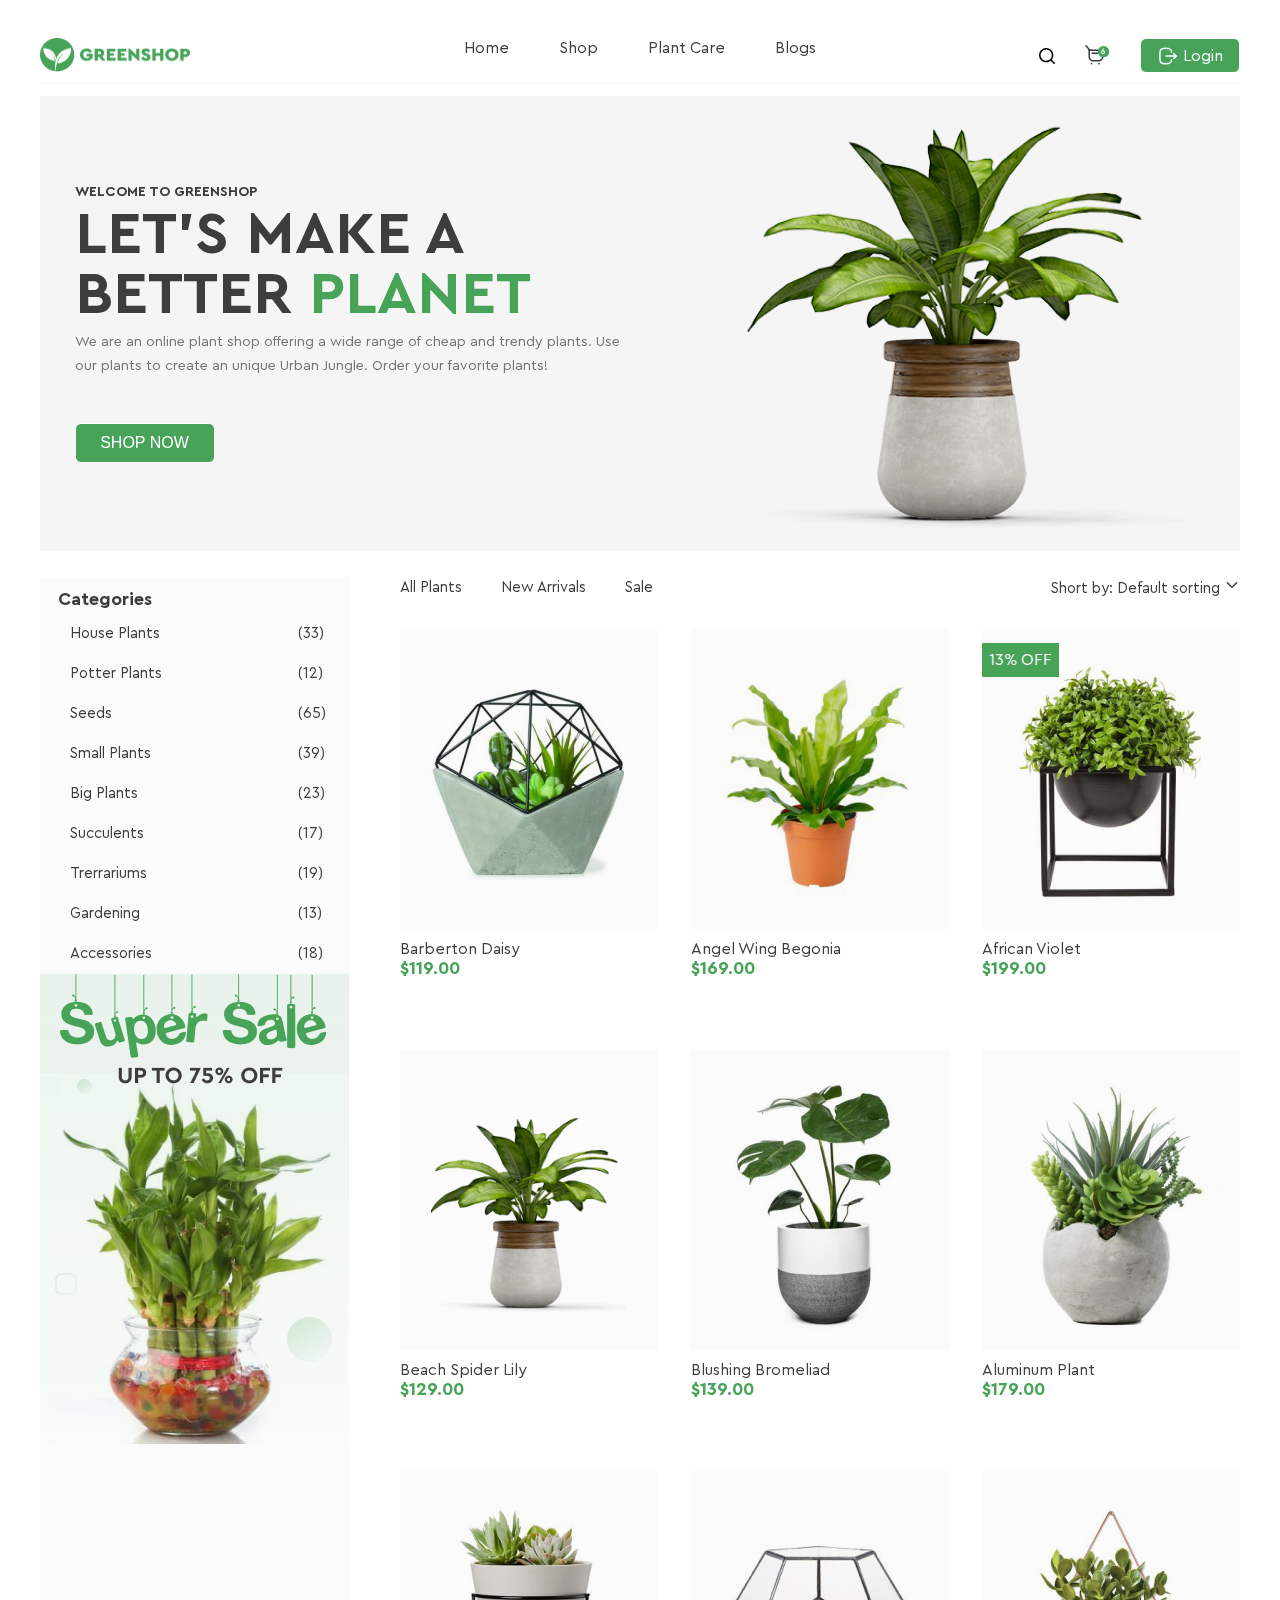
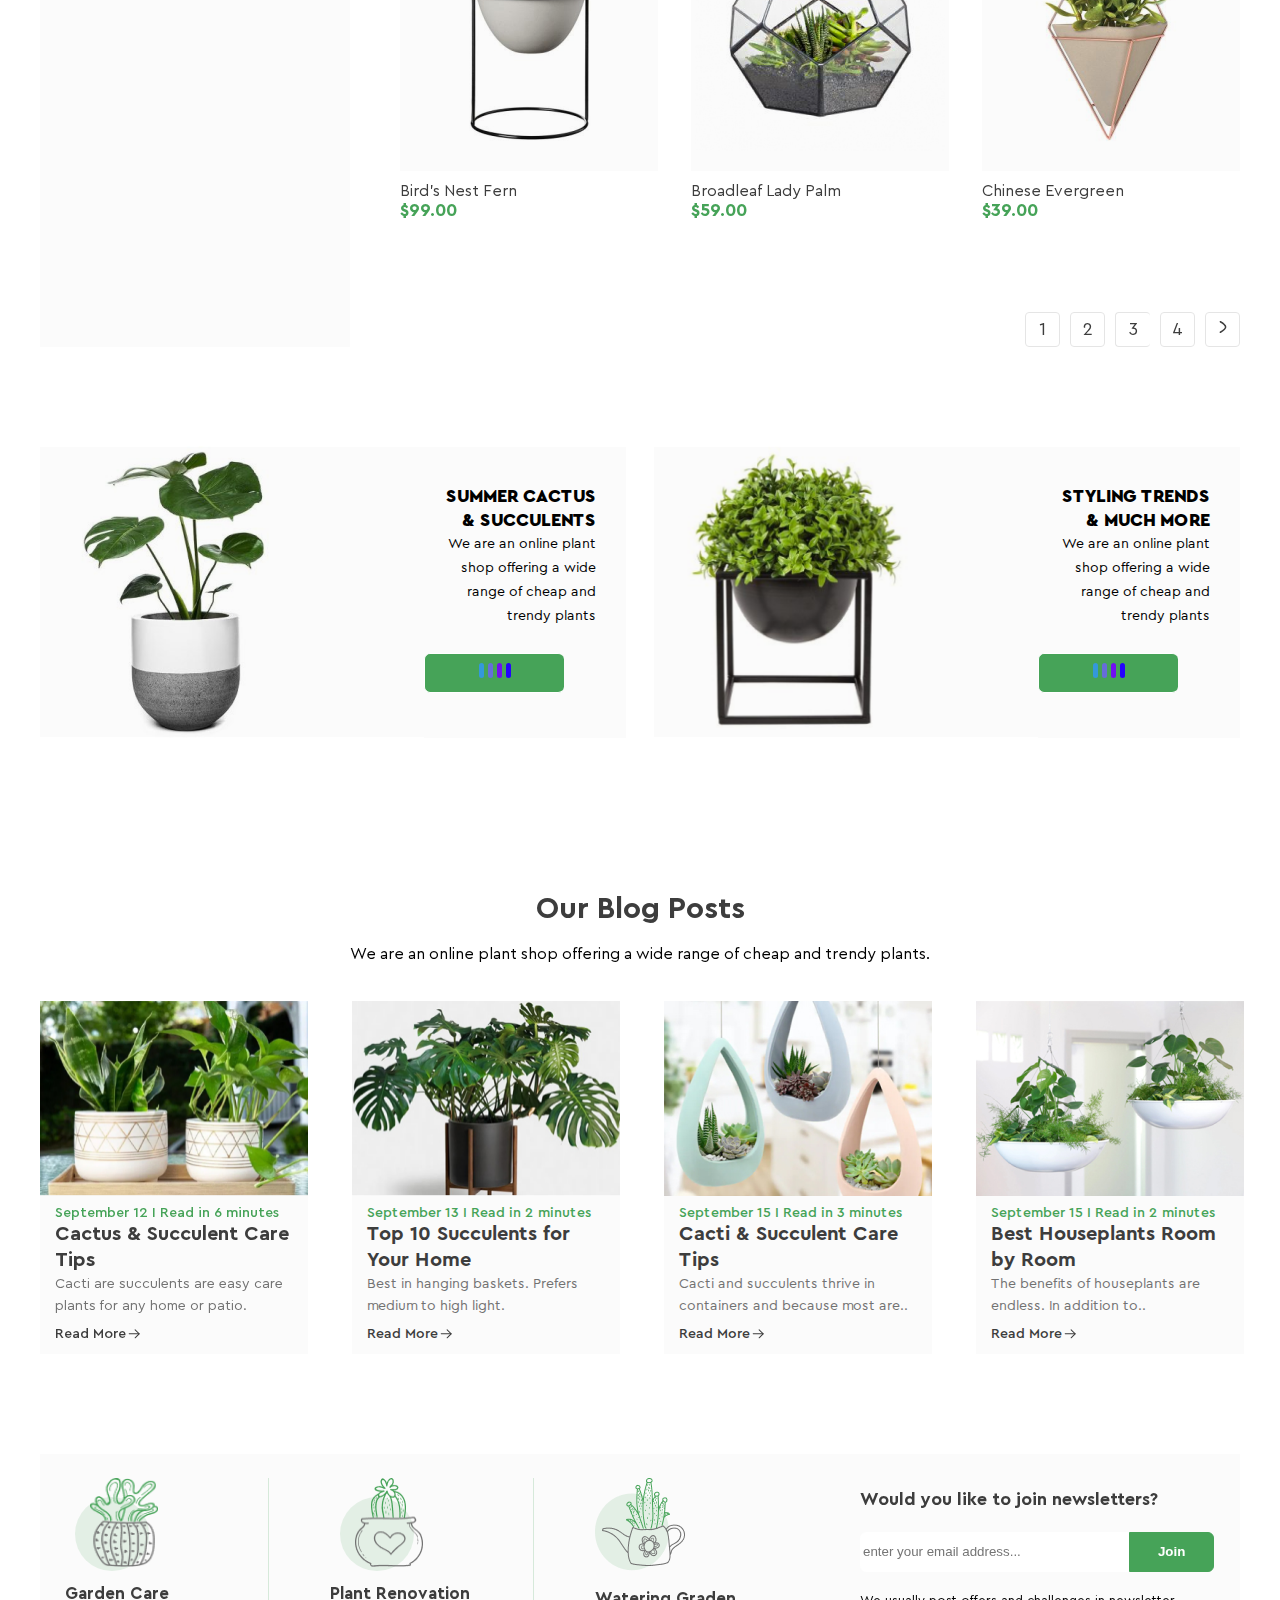
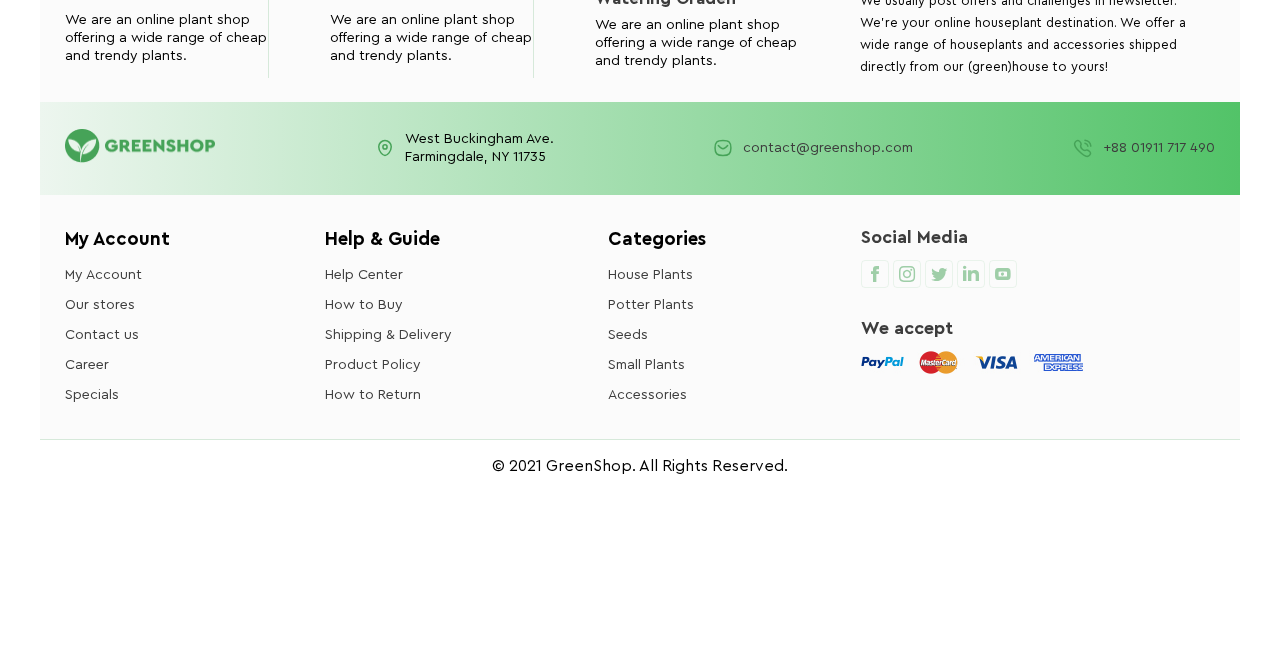
<file: index.html>
<!DOCTYPE html>
<html lang="en">
<head>
    <meta charset="UTF-8">
    <meta name="viewport" content="width=device-width, initial-scale=1.0">
    <link rel="stylesheet" href="./font/stylesheet.css">
    <link rel="stylesheet" href="./css/styles.css">
    <title>GreenShop</title>
</head>
<body>
    <section class="home">
        <div class="wrapper">
            <header class="menu">
                <a href="#" class="logo">
                     <img src="./image/Logo.png" alt="logo" width="150" height="34">
                </a>
                <nav class="navigation">
                    <a href="#" class="link">Home</a>
                    <a href="#" class="link">Shop</a>
                    <div class="nav-link">
                    <a href="#" class="link">Plant Care</a>
                         <div class="link-menu">
                            <a href="#" class="link-menu-item">Drainage</a>
                            <a href="#" class="link-menu-item">Fungicides</a>
                            <a href="#" class="link-menu-item">Fertilizer</a>
                            <div class="nav-link-sublevel">
                            <a href="#" class="link-menu-item">
                                <span>Priming </span>
                                <img src="./image/Frame9.png" class="link-menu-icon" alt="icon">
                            </a>
                                <div class="link-menu-sublevel">
                                    <a href="#" class="link-sublevel">Universal</a>
                                    <a href="#" class="link-sublevel">For Ficus</a>
                                    <a href="#" class="link-sublevel">For Cacti</a>
                                    <a href="#" class="link-sublevel">For Citrus</a>
                                    <a href="#" class="link-sublevel">For those in bloom</a>
                                    <a href="#" class="link-sublevel">For Orchids</a>
                                </div>
                            </div>
                          </div>      
                    </div>
                    <a href="#" class="link">Blogs</a>
                </nav>
                <div  class="log-icons">
                <div class="icons">
                    <span class="icon-search"></span>
                    <span class="icon-basket size"><span class="path1"></span><span class="path2"></span><span class="path3"></span></span>
                </div>
                <a href="Registration.html" class="logout">
                            <svg width="20" height="20">
                                <use href="#logout"></use>
                            </svg>
                            <span>
                                Login
                            </span> 
                </a> 
            </div>        
            </header>
            <div class="content-shop">
                <div class="text">
                    <h2 class="text-h2">WELCOME TO GREENSHOP</h2>
                    <h1 class="text-h1">LET’S MAKE A BETTER <span class="word">PLANET</span></h1>
                    <h3 class="text-h3">We are an online plant shop offering a wide range of cheap and trendy plants. Use 
                        our plants to create an unique Urban Jungle. Order your favorite plants!</h3>
                    <button class="button shop">
                         SHOP NOW
                    </button>
                </div>
                
                <div class="plants">
                    <img src="./image/plants.png" alt="plants" width="507" height="450">
                </div>
            </div>
        </div>
    </section>
    <section class="shop-content">
        <div class="wrapper">
            <div class="left-right">
            <div class="left">
                <div class="left-container">
                    <h3 class="name">Categories</h3>
                    <div class="menu-left">
                        <div class="menu-left-element">
                            <a href="#" class="element">House Plants</a>
                            <a href="#" class="element">Potter Plants</a>
                            <a href="#" class="element">Seeds</a>
                            <a href="#" class="element">Small Plants</a>
                            <a href="#" class="element">Big Plants</a>
                            <a href="#" class="element">Succulents</a>
                            <a href="#" class="element">Trerrariums</a>
                            <a href="#" class="element">Gardening</a>
                            <a href="#" class="element">Accessories</a>
                        </div>
                        <div class="menu-left-quantity">
                            <a href="#" class="element">(33)</a>
                            <a href="#" class="element">(12)</a>
                            <a href="#" class="element">(65)</a>
                            <a href="#" class="element">(39)</a>
                            <a href="#" class="element">(23)</a>
                            <a href="#" class="element">(17)</a>
                            <a href="#" class="element">(19)</a>
                            <a href="#" class="element">(13)</a>
                            <a href="#" class="element">(18)</a>
                        </div>
                    </div>
                </div>
                <div class="promo">
                    <img src="./image/SuperSale.png" alt="sale" class="sale">
                </div>
            </div>
            <div class="right">
                <div class="nav">
                    <div class="left-nav">
                        <a href="#" class="nav-element-left">All Plants</a>
                        <a href="#" class="nav-element-left">New Arrivals</a>
                        <a href="#" class="nav-element-left">Sale</a>
                   </div>
                    <div class="rigt-nav">
                        <span class="nav-element-rigth">Short by:</span>
                        <a href="#" class="nav-element-rigth"> Default sorting
                            <span>
                            <svg width="16" height="16">
                                <use href="#arrow"></use>
                            </svg>
                        </span>
                        </a>
                    </div>
                </div>
                <div class="content">
                    <div class="card">
                        <div class="fon">
                            <img src="./image/image1.png" alt="product1" class="product">
                            <div class="card-hover">
                                <span class="icon-shopping1 icon"></span>
                                <span class="icon-heart icon"></span>
                                <span class="icon-search icon"></span>
                            </div>
                        </div>
                        <p class="title-card">Barberton Daisy</p>
                        <p class="price">$119.00</p>
                    </div>
                    <div class="card">
                        <div class="fon">
                            <img src="./image/image2.png" alt="product2" class="product">
                            <div class="card-hover">
                                <span class="icon-shopping1 icon"></span>
                                <span class="icon-heart icon"></span>
                                <span class="icon-search icon"></span>
                            </div>
                        </div>
                        <p class="title-card">Angel Wing Begonia</p>
                        <p class="price">$169.00</p>
                    </div>
                    <div class="card">
                        <div class="card-sale">13% OFF</div>
                        <div class="fon">
                            <img src="./image/image3.png" alt="product3" class="product">
                            <div class="card-hover">
                                <span class="icon-shopping1 icon"></span>
                                <span class="icon-heart icon"></span>
                                <span class="icon-search icon"></span>
                            </div>
                        </div>
                        <p class="title-card">African Violet</p>
                        <p class="price">$199.00</p>
                    </div>
                    <div class="card">
                        <div class="fon">
                            <img src="./image/image4.png" alt="product4" class="product">
                            <div class="card-hover">
                                <span class="icon-shopping1 icon"></span>
                                <span class="icon-heart icon"></span>
                                <span class="icon-search icon"></span>
                            </div>
                        </div>
                        <p class="title-card">Beach Spider Lily</p>
                        <p class="price">$129.00</p>
                    </div>
                     <div class="card">
                        <div class="fon">
                            <img src="./image/image5.png" alt="product5" class="product">
                            <div class="card-hover">
                                <span class="icon-shopping1 icon"></span>
                                <span class="icon-heart icon"></span>
                                <span class="icon-search icon"></span>
                            </div>
                        </div>
                        <p class="title-card">Blushing Bromeliad</p>
                        <p class="price">$139.00</p>
                    </div> 
                    <div class="card">
                        <div class="fon">
                            <img src="./image/image6.png" alt="product6" class="product">
                            <div class="card-hover">
                                <span class="icon-shopping1 icon"></span>
                                <span class="icon-heart icon"></span>
                                <span class="icon-search icon"></span>
                            </div>
                        </div>
                        <p class="title-card">Aluminum Plant</p>
                        <p class="price">$179.00</p>
                    </div>
                    <div class="card">
                        <div class="fon">
                            <img src="./image/image7.png" alt="product7" class="product">
                            <div class="card-hover">
                                <span class="icon-shopping1 icon"></span>
                                <span class="icon-heart icon"></span>
                                <span class="icon-search icon"></span>
                            </div>
                        </div>
                        <p class="title-card">Bird's Nest Fern</p>
                        <p class="price">$99.00</p>
                    </div>
                     <div class="card">
                        <div class="fon">
                            <img src="./image/image8.png" alt="product8" class="product">
                            <div class="card-hover">
                                <span class="icon-shopping1 icon"></span>
                                <span class="icon-heart icon"></span>
                                <span class="icon-search icon"></span>
                            </div>
                        </div>
                        <p class="title-card">Broadleaf Lady Palm</p>
                        <p class="price">$59.00</p>
                    </div> 
                    <div class="card">
                        <div class="fon">
                            <img src="./image/image9.png" alt="product9" class="product">
                            <div class="card-hover">
                                <span class="icon-shopping1 icon"></span>
                                <span class="icon-heart icon"></span>
                                <span class="icon-search icon"></span>
                            </div>
                        </div>
                        <p class="title-card">Chinese Evergreen</p>
                        <p class="price">$39.00</p>
                    </div>
                </div>
                <div class="pages">
                    <a href="#" class="cell">1</a>
                    <a href="#" class="cell">2</a>
                    <a href="#" class="cell">3</a>
                    <a href="#" class="cell">4</a>
                    <a href="#" class="cell">
                        <svg width="18" height="18">
                            <use href="#arrow-right"></use>
                        </svg>
                    </a>
               </div> 
            </div>
           </div>
      </div>
    </section>
    <section class="blog-content">
        <div class="wrapper">
            <div class="up">
                <div class="info">
                    <img src="./image/image14.png" class="blog-plant" alt="blog-plant1">
                    <div class="info-fon"></div>
                        <div class="blog-text">
                            <p class="blog-text-title">SUMMER CACTUS<br> & SUCCULENTS</p>
                            <p class="blog-text-p">We are an online plant shop offering a wide range of cheap and trendy plants</p>
                            <a href="#" class="info-button">
                                <div class="loading">
                                    <div class="loading-bar"></div>
                                    <div class="loading-bar"></div>
                                    <div class="loading-bar"></div>
                                    <div class="loading-bar"></div>
                                </div>   
                            </a>
                        </div>
                    </div>
                <div class="info">
                    <img src="./image/image15.png" class="blog-plant" alt="blog-plant2">
                    <div class="info-fon"></div>
                        <div class="blog-text">
                         <p class="blog-text-title">STYLING TRENDS<br> & MUCH MORE</p>
                         <p class="blog-text-p">We are an online plant shop offering a wide range of cheap and trendy plants</p>
                         <a href="#" class="info-button">
                             <div class="loading">
                                <div class="loading-bar"></div>
                                <div class="loading-bar"></div>
                                <div class="loading-bar"></div>
                                <div class="loading-bar"></div>
                            </div>
                            </a>
                    </div>
                </div>
            </div>
        </div>
    </section>
    <section class="down">
        <div class="wrapper">
            <div class="center-text">
                <h2 class="blog-h2">Our Blog Posts</h2> 
                <h3 class="blog-h3">We are an online plant shop offering a wide range of cheap and trendy plants. </h3>
            </div>
            <div class="blog-product">
                <div class="blog-card">
                    <img src="./image/01.png" class="blog-img" alt="blog-img1">
                    <div class="blog-card-content">
                        <p class="blog-card-date">September 12  I Read in 6 minutes</p>
                        <p class="blog-card-title">Cactus & Succulent Care Tips</p>
                        <p class="blog-card-text">Cacti are succulents are easy care plants for any home or patio. </p>
                        <a href="#" class="blog-card-arrow">Read More 
                            <svg width="16" height="16">
                                <use href="#arrow-right3"></use>
                            </svg>
                        </a>
                    </div> 
                </div>
                <div class="blog-card">
                    <img src="./image/02.png" class="blog-img" alt="blog-img2">
                    <div class="blog-card-content">
                        <p class="blog-card-date">September 13  I Read in 2 minutes</p>
                        <p class="blog-card-title">Top 10 Succulents for Your Home</p>
                        <p class="blog-card-text">Best in hanging baskets. Prefers medium to high light.</p> 
                        <a href="#" class="blog-card-arrow">Read More 
                            <svg width="16" height="16">
                                <use href="#arrow-right3"></use>
                            </svg>
                        </a>
                    </div>
                </div>
                <div class="blog-card">
                    <img src="./image/03.png" class="blog-img" alt="blog-img3">
                    <div class="blog-card-content">
                        <p class="blog-card-date">September 15  I Read in 3 minutes</p>
                            <p class="blog-card-title">Cacti & Succulent Care Tips</p>
                            <p class="blog-card-text">Cacti and succulents thrive in containers and because most are..</p> 
                            <a href="#" class="blog-card-arrow">Read More 
                                <svg width="16" height="16">
                                    <use href="#arrow-right3"></use>
                                </svg>
                            </a>
                    </div>
                </div>
                <div class="blog-card">
                    <img src="./image/04.png" class="blog-img" alt="blog-img4">
                    <div class="blog-card-content">
                        <p class="blog-card-date">September 15  I Read in 2 minutes</p>
                        <p class="blog-card-title">Best Houseplants Room by Room</p>
                        <p class="blog-card-text">The benefits of houseplants are endless. In addition to..</p>
                        <a href="#" class="blog-card-arrow">Read More 
                            <svg width="16" height="16">
                                <use href="#arrow-right3"></use>
                            </svg>
                        </a>
                    </div>
                </div>
            </div>
        </div>
    </section>
    <footer>
        <div class="wrapper">
            <div class="footer-about">
                <div class="footer-card">
                    <div class="footer-card-img">
                        <div class="footer-img"></div>
                            <img src="./image/Frame4.png" alt="plant1" class="img-plant">
                    </div>
                    <div>
                        <h3 class="footer-card-h">Garden Care</h3>
                        <p class="footer-card-p">We are an online plant shop offering a wide range of cheap and trendy plants.</p>
                    </div>
                </div>
                <div class="footer-card">
                    <div class="footer-card-img">
                        <div class="footer-img"></div>
                            <img src="./image/Group18.png" alt="plant2" class="img-plant">
                    </div>
                    <div>
                        <h3 class="footer-card-h">Plant Renovation</h3>
                        <p class="footer-card-p">We are an online plant shop offering a wide range of cheap and trendy plants.</p>
                    </div>
                </div>
                <div class="footer-card">
                    <div>
                        <img src="./image/Picture-1.png" alt="plant3">
                    </div>
                    <div>
                        <h3 class="footer-card-h">Watering Graden</h3>
                        <p class="footer-card-p">We are an online plant shop offering a wide range of cheap and trendy plants.</p>
                    </div>
                </div>
           <div class="card-form">
                <h3 class="footer-card-h3">Would you like to join newsletters?</h3>
                    <form class="footer-info" action="https://fom.in.ua/echo" method="post" >
                    <input type="email" placeholder="enter your email address..." class="footer-email" name="email" required>
                    <button class="footer-button" type="submit">Join</button>
                </form>
                <div>
                    We usually post offers and challenges in newsletter. We’re your online houseplant destination. We offer a wide range of houseplants and accessories shipped directly from our (green)house to yours! 
                </div>
            </div>
        </div>
        <div class="footer-contact">
            <div>
                <img src="./image/Frame01.png" alt="greenshop" class="greenshop-logo">
            </div>
            <div class="footer-contact-block">
                <div class="footer-contact-block-img">
                    <svg width="20" height="20">
                        <use href="#adress"></use>
                    </svg>
                </div>
                <div>
                    West Buckingham Ave.<br>
                    Farmingdale, NY 11735
                </div>
            </div>
                <div class="footer-contact-block">
                    <div class="footer-contact-block-img">
                        <svg width="20" height="20">
                            <use href="#email"></use>
                        </svg>
                    </div> 
                    <a href="mailto:contact@greenshop.com" class="footer-cont">
                    contact@greenshop.com
                    </a>
                </div>
                <div class="footer-contact-block">
                    <div class="footer-contact-block-img">
                        <svg width="20" height="20">
                            <use href="#tel"></use>
                        </svg>
                </div>
                    <a href="tel:+8801911717490" class="footer-cont">+88 01911 717 490</a>
                    
                </div>
        </div>
        <div class="footer-menu">
            <div class="footer-menu-card" >
                <h3 class="footer-menu-card-h">My Account</h3>
                <a href="#" class="footer-link">My Account</a>
                <a href="#" class="footer-link">Our stores</a>
                <a href="#" class="footer-link">Contact us</a>
                <a href="#" class="footer-link">Career</a>
                <a href="#" class="footer-link">Specials</a>
            </div>
            <div class="footer-menu-card" >
                <h3 class="footer-menu-card-h">Help & Guide</h3>
                <a href="#" class="footer-link">Help Center</a>
                <a href="#" class="footer-link">How to Buy</a>
                <a href="#" class="footer-link">Shipping & Delivery</a>
                <a href="#" class="footer-link">Product Policy</a>
                <a href="#" class="footer-link">How to Return</a>
            </div>
            <div class="footer-menu-card" >
                <h3 class="footer-menu-card-h">Categories</h3>
                <a href="#" class="footer-link">House Plants</a>
                <a href="#" class="footer-link">Potter Plants</a>
                <a href="#" class="footer-link">Seeds</a>
                <a href="#" class="footer-link">Small Plants</a>
                <a href="#" class="footer-link">Accessories</a>
            </div>
            <div class="footer-menu-social">
                <h3 class="footer-menu-social-h">Social Media</h3>
                <div class="footer-social">
                    <a href="#" class="icon-con"><span class="icon-Facebook"></span></a>
                    <a href="#" class="icon-con"><span class="icon-Instagram"></span></a>
                    <a href="#" class="icon-con"><span class="icon-Twitter"></span></a>
                    <a href="#" class="icon-con"><span class="icon-Linkedin"></span></a>
                    <a href="#" class="icon-con"><span class="icon-Union"></span></a>
                </div>
                <h3 class="footer-menu-social-h">We accept</h3>
                <img src="./image/image16.png" alt="" class="mastercard">
            </div>
        </div>
        <div class="footer-text">
            <p>© 2021 GreenShop. All Rights Reserved.</p>
        </div>
    </div>
    </footer>
    <svg>
        <symbol id="logout" viewBox="0 0 20 20" fill="none" xmlns="http://www.w3.org/2000/svg">
            <path d="M18.1601 10.1003H8.12598" stroke="white" stroke-width="1.5" stroke-linecap="round" stroke-linejoin="round"/>
            <path d="M15.7212 7.67041L18.1612 10.1004L15.7212 12.5304" stroke="white" stroke-width="1.5" stroke-linecap="round" stroke-linejoin="round"/>
            <path d="M13.634 6.35817C13.359 3.37484 12.2424 2.2915 7.8007 2.2915C1.8832 2.2915 1.8832 4.2165 1.8832 9.99984C1.8832 15.7832 1.8832 17.7082 7.8007 17.7082C12.2424 17.7082 13.359 16.6248 13.634 13.6415" stroke="white" stroke-width="1.5" stroke-linecap="round" stroke-linejoin="round"/>
        </symbol>
        <symbol id="arrow" viewBox="0 0 16 16" fill="none" xmlns="http://www.w3.org/2000/svg">
            <path d="M12.6666 5.66675L7.99992 10.3334L3.33325 5.66675" stroke="#3D3D3D" stroke-width="1.5" stroke-linecap="round" stroke-linejoin="round"/>
        </symbol>
        <symbol id="arrow-right" viewBox="0 0 18 18" fill="none" xmlns="http://www.w3.org/2000/svg">
            <path d="M6.375 3.75C6.375 3.75 11.625 6.858 11.625 9C11.625 11.1413 6.375 14.25 6.375 14.25" stroke="#3D3D3D" stroke-width="1.5" stroke-linecap="round" stroke-linejoin="round"/>
        </symbol>
        <symbol id="arrow-right2" viewBox="0 0 18 18" fill="none" xmlns="http://www.w3.org/2000/svg">
            <path d="M14.8125 8.79419H3.5625" stroke="white" stroke-width="1.5" stroke-linecap="round" stroke-linejoin="round"/>
            <path d="M10.2749 4.27587C10.2749 4.27587 14.8124 6.72162 14.8124 8.79312C14.8124 10.8661 10.2749 13.3126 10.2749 13.3126" stroke="white" stroke-width="1.5" stroke-linecap="round" stroke-linejoin="round"/>
        </symbol>
        <symbol id="arrow-right3" viewBox="0 0 16 16" fill="none" xmlns="http://www.w3.org/2000/svg">
            <path d="M2.66675 7.81714C2.66675 7.56401 2.85485 7.35481 3.0989 7.3217L3.16675 7.31714L13.1667 7.31714C13.4429 7.31714 13.6667 7.541 13.6667 7.81714C13.6667 8.07027 13.4786 8.27947 13.2346 8.31257L13.1667 8.31714H3.16675C2.89061 8.31714 2.66675 8.09328 2.66675 7.81714Z" fill="#3D3D3D"/>
            <path d="M8.78075 4.15514C8.58507 3.9603 8.58439 3.64372 8.77923 3.44804C8.95636 3.27015 9.2341 3.25341 9.43015 3.39822L9.48634 3.44652L13.5197 7.46252C13.6981 7.64017 13.7143 7.91891 13.5684 8.11496L13.5197 8.17111L9.48637 12.1878C9.2907 12.3826 8.97412 12.382 8.77926 12.1863C8.60212 12.0084 8.58655 11.7306 8.7322 11.5352L8.78072 11.4792L12.4581 7.81663L8.78075 4.15514Z" fill="#3D3D3D"/>
        </symbol>
        <symbol id="adress" width="20" height="20" viewBox="0 0 20 20" fill="none" xmlns="http://www.w3.org/2000/svg">
            <path fill-rule="evenodd" clip-rule="evenodd" d="M12.092 8.92543C12.092 7.77437 11.1593 6.84167 10.0082 6.84167C8.85799 6.84167 7.92529 7.77437 7.92529 8.92543C7.92529 10.0756 8.85799 11.0083 10.0082 11.0083C11.1593 11.0083 12.092 10.0756 12.092 8.92543Z" stroke="#46A358" stroke-width="1.5" stroke-linecap="round" stroke-linejoin="round"/>
            <path fill-rule="evenodd" clip-rule="evenodd" d="M9.99959 17.5C7.58457 17.5 3.75 13.2989 3.75 8.8322C3.75 5.33539 6.54758 2.5 9.99959 2.5C13.4516 2.5 16.25 5.33539 16.25 8.8322C16.25 13.2989 12.4154 17.5 9.99959 17.5Z" stroke="#46A358" stroke-width="1.5" stroke-linecap="round" stroke-linejoin="round"/>
        </symbol>
        <symbol id="email" viewBox="0 0 20 20" fill="none" xmlns="http://www.w3.org/2000/svg">
            <path d="M14.621 7.51581C14.621 7.51581 11.946 10.7263 9.98943 10.7263C8.03371 10.7263 5.32861 7.51581 5.32861 7.51581" stroke="#46A358" stroke-width="1.5" stroke-linecap="round" stroke-linejoin="round"/>
            <path fill-rule="evenodd" clip-rule="evenodd" d="M2.04346 9.97397C2.04346 4.27556 4.02758 2.37665 9.97997 2.37665C15.9323 2.37665 17.9165 4.27556 17.9165 9.97397C17.9165 15.6716 15.9323 17.5713 9.97997 17.5713C4.02758 17.5713 2.04346 15.6716 2.04346 9.97397Z" stroke="#46A358" stroke-width="1.5" stroke-linecap="round" stroke-linejoin="round"/>
        </symbol>
        <symbol id="tel" viewBox="0 0 20 20" fill="none" xmlns="http://www.w3.org/2000/svg">
            <path d="M11.9604 2.29175C15.0446 2.63425 17.4813 5.06758 17.8279 8.15175" stroke="#46A358" stroke-width="1.5" stroke-linecap="round" stroke-linejoin="round"/>
            <path d="M11.9604 5.24426C13.4363 5.53093 14.5896 6.6851 14.8771 8.16093" stroke="#46A358" stroke-width="1.5" stroke-linecap="round" stroke-linejoin="round"/>
            <path fill-rule="evenodd" clip-rule="evenodd" d="M6.41715 13.5825C0.668834 7.83352 1.48623 5.20096 2.0922 4.35263C2.17005 4.21552 4.08881 1.34323 6.14557 3.02839C11.2508 7.23288 4.78767 6.63843 9.07458 10.9261C13.3624 15.2128 12.767 8.74996 16.9717 13.8541C18.6569 15.9117 15.7845 17.8303 15.6483 17.9073C14.7999 18.5141 12.1664 19.3315 6.41715 13.5825Z" stroke="#46A358" stroke-width="1.5" stroke-linecap="round" stroke-linejoin="round"/>
        </symbol>
    </svg>
</body>
</html>
</file>
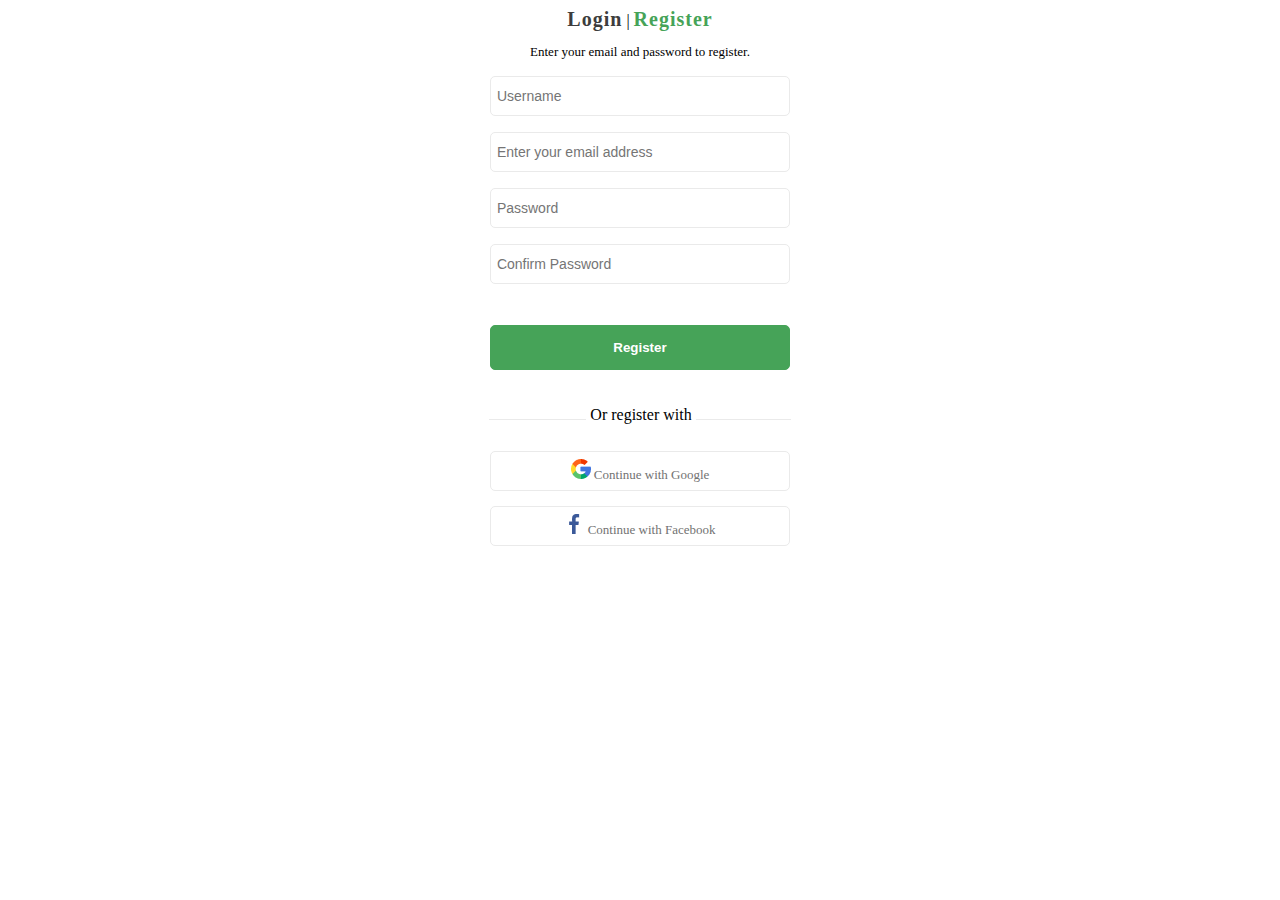
<file: Registration.html>
<!DOCTYPE html>
<html lang="en">
<head>
    <meta charset="UTF-8">
    <meta name="viewport" content="width=device-width, initial-scale=1.0">
    <link rel="stylesheet" href="css/styles.css">
    <title>Registration</title>
</head>
<body>
    <div class="wrapper">
            <form action="https://fom.in.ua/echo" method="post">
            <div class="title">
        <a href="#" class="form-text login">Login</a>
        | 
        <a href="#" class="form-text register">Register</a>
    </div>
        <p class="text-form"> 
            Enter your email and password to register.
        </p>
        <input type="text" name="username" placeholder=" Username" minlength="2" class="input-text" required>
        <input type="email" name="email" placeholder=" Enter your email address" class="input-text" required>
        <input type="password" name="password" placeholder=" Password" minlength="5" maxlength="10" class="input-text" required>
                <input type="password" name="confirm-password" placeholder=" Confirm Password" minlength="5" maxlength="10" class="input-text" required>
        <button type="submit" class="form-button">Register</button>
            <div class="text-reg"><img src="./image/Line7.png" alt="line-left"> Or register with <img src="./image/Line8.png" alt="line-right"></div>
        <div class="conteiner google">
        <a href="#" class="link-reg">
            <img src="image/google1.png" alt="google" class="image">
            Continue with Google           
        </a>
        </div>
        <div class="conteiner facebook">
        <a href="#" class="link-reg">
            <img src="image/facebook1.png" alt="facebook" class="image">
            Continue with Facebook          
        </a>
         </div>
    </form>
  </div>
</body>
</html>
</file>
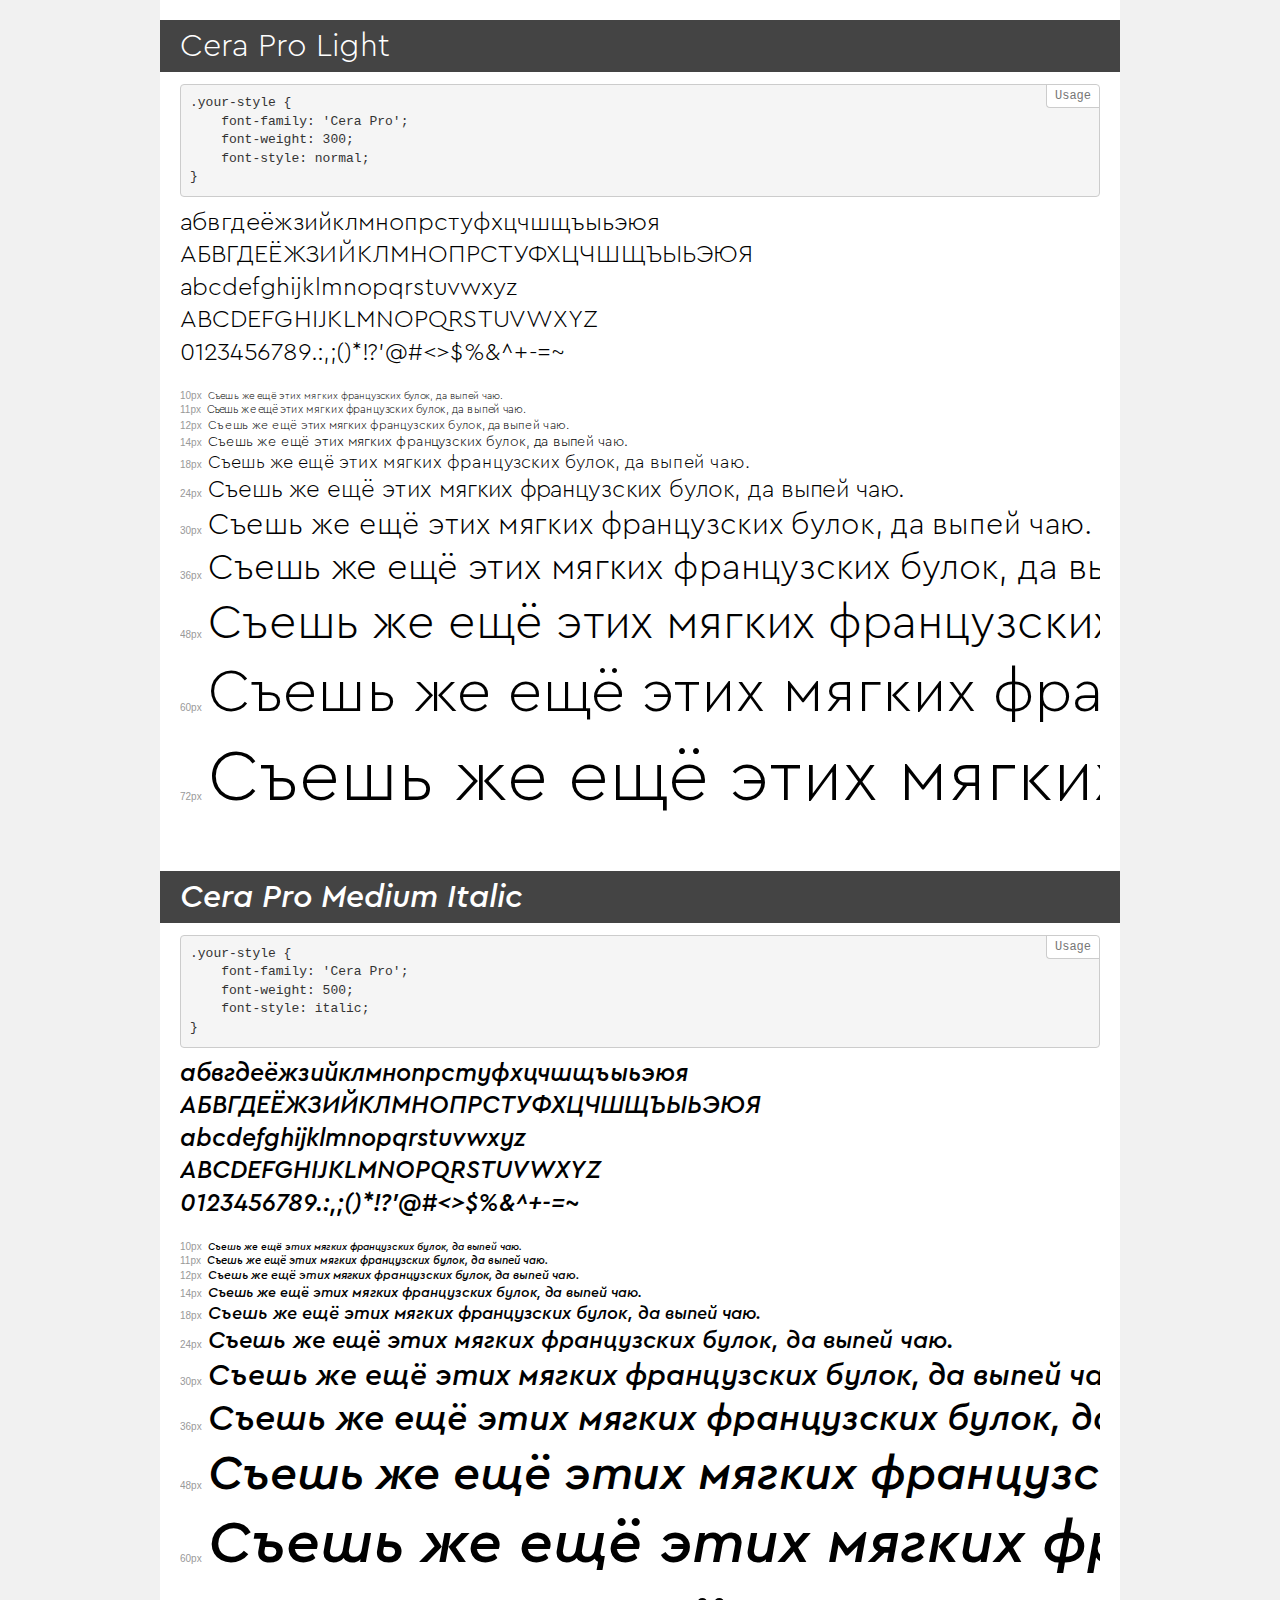
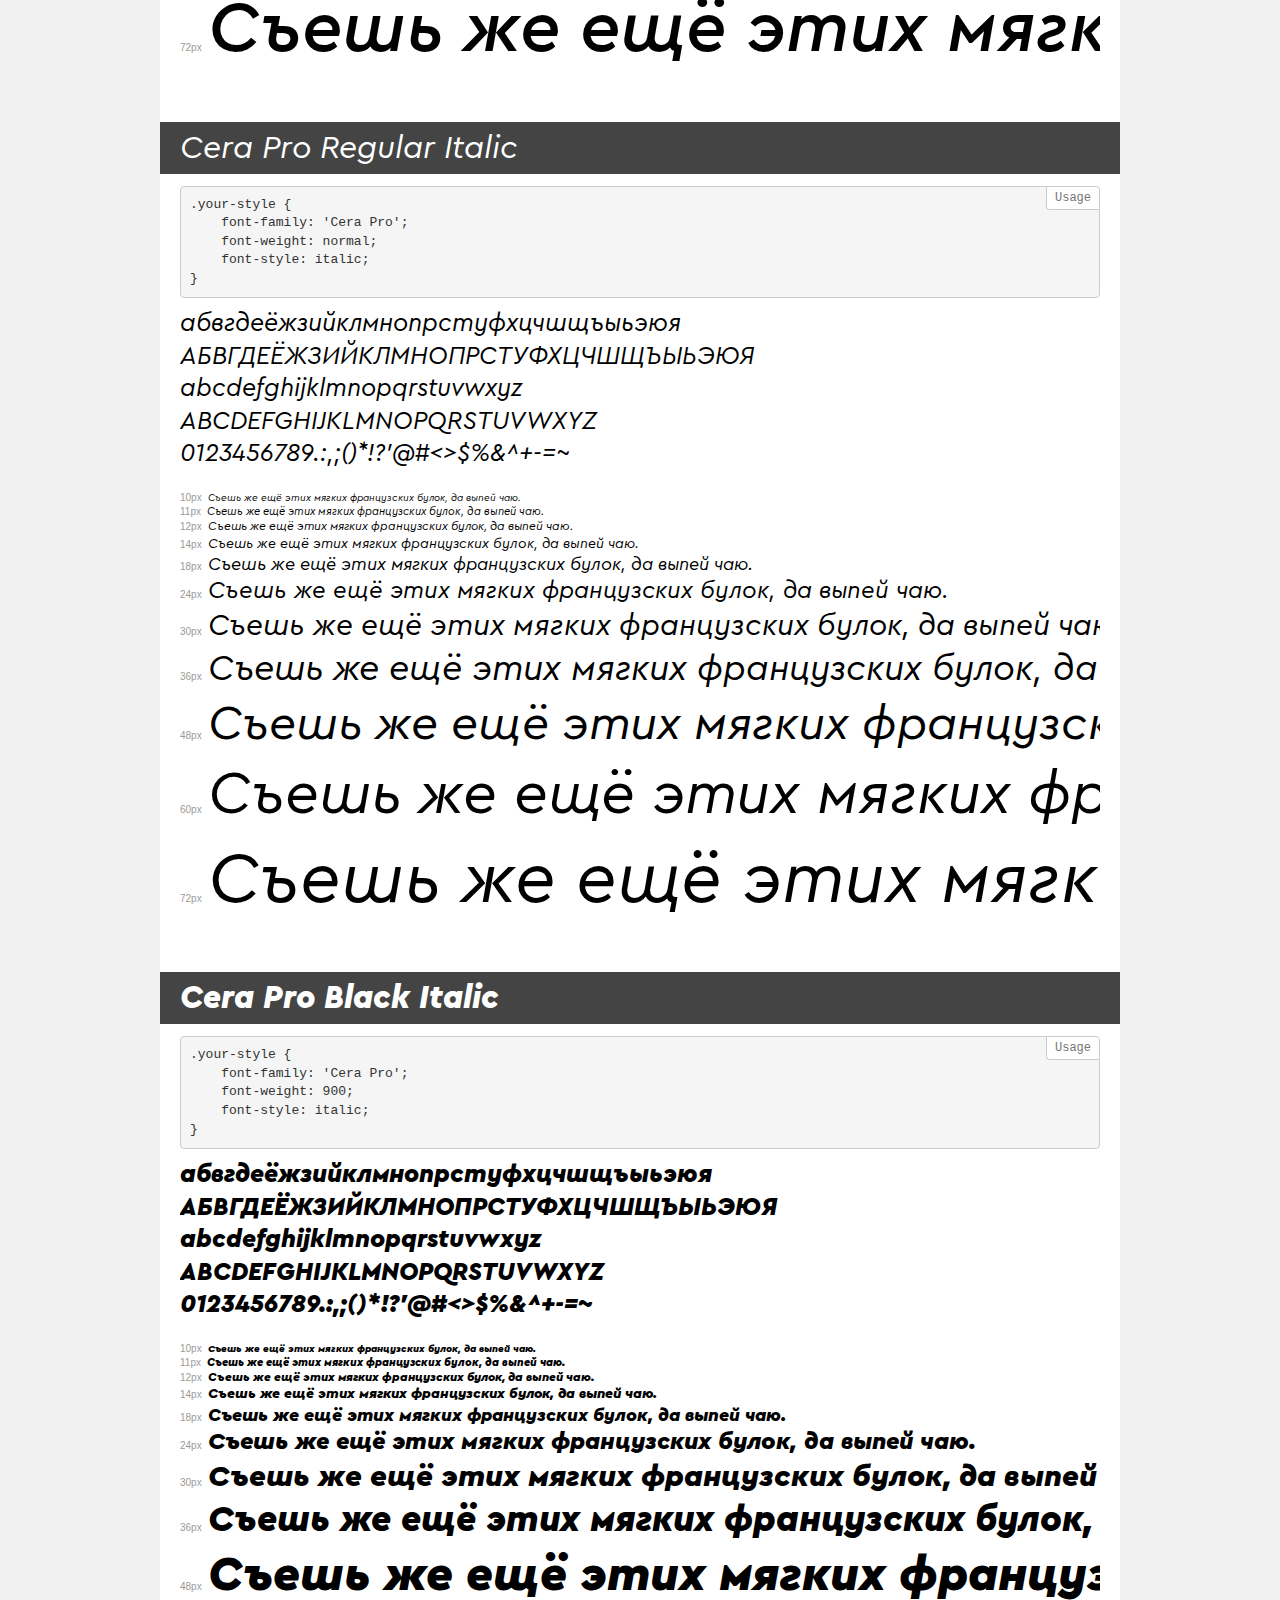
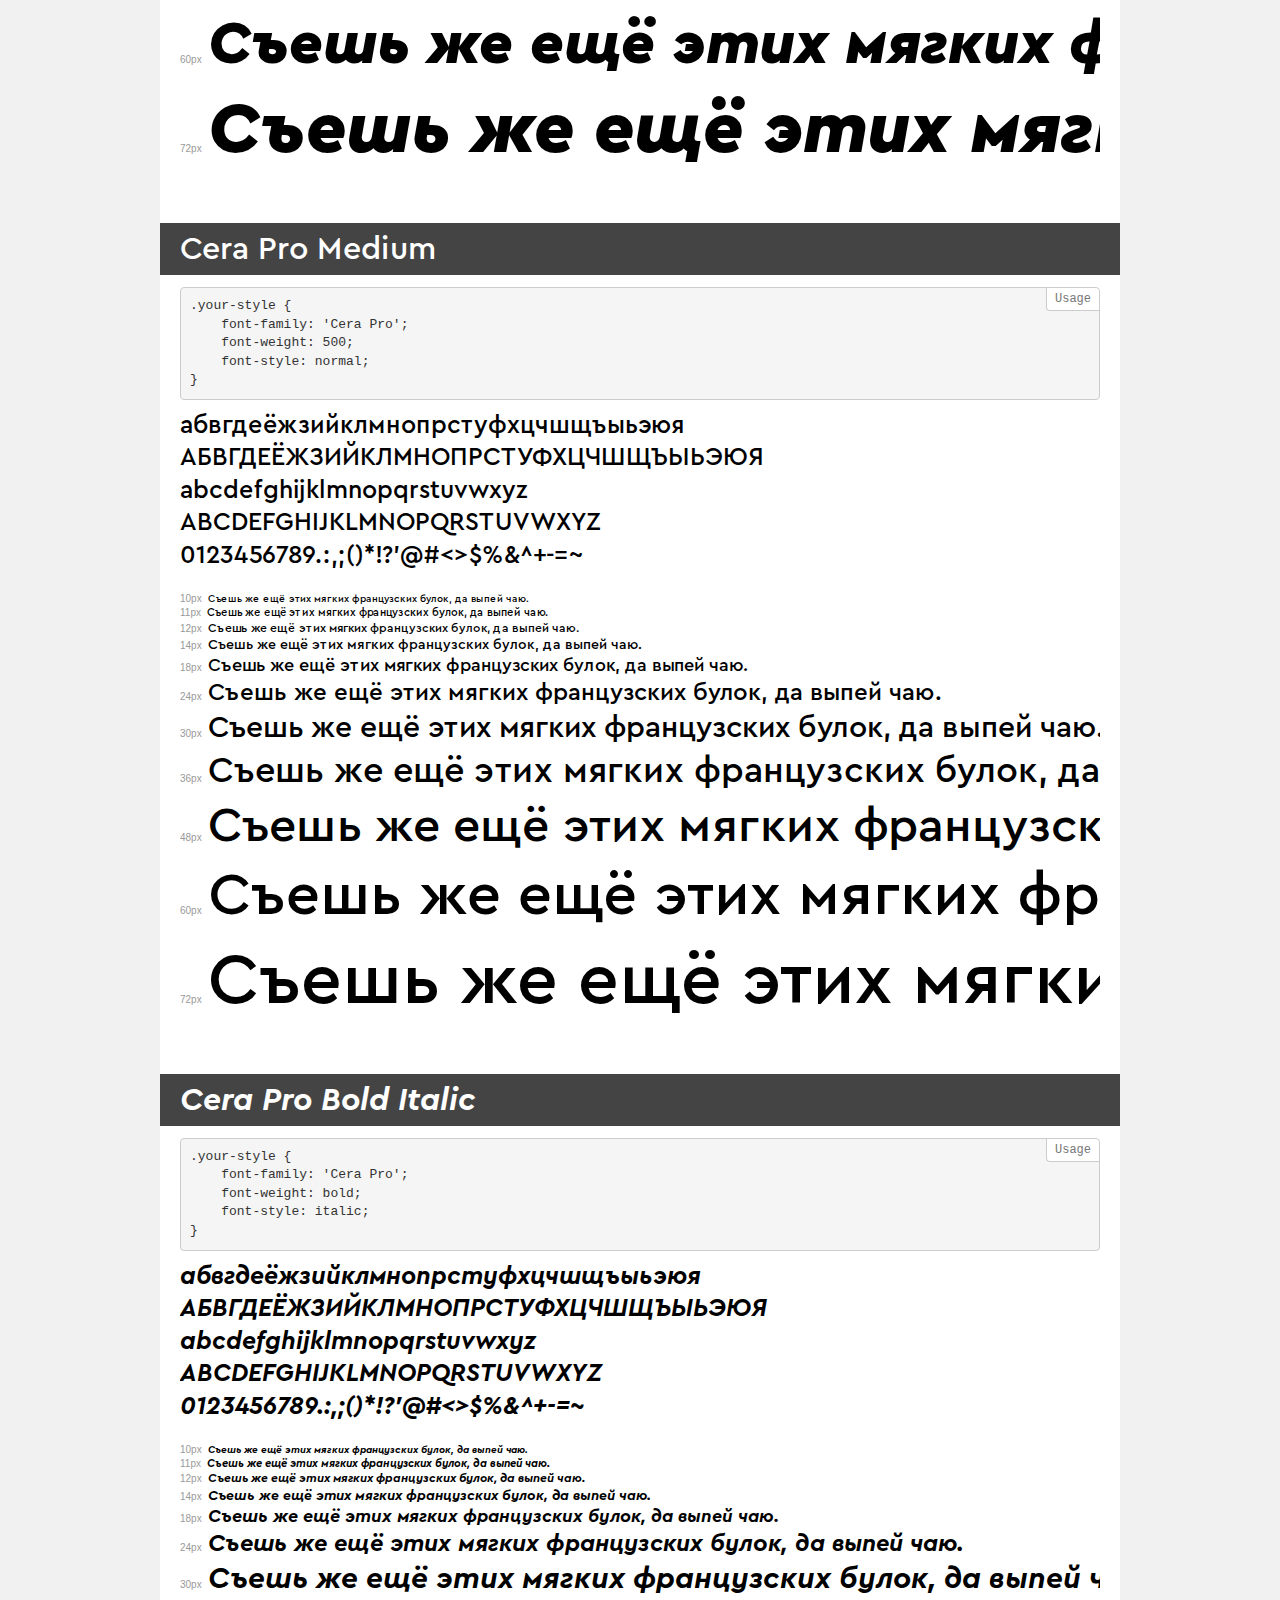
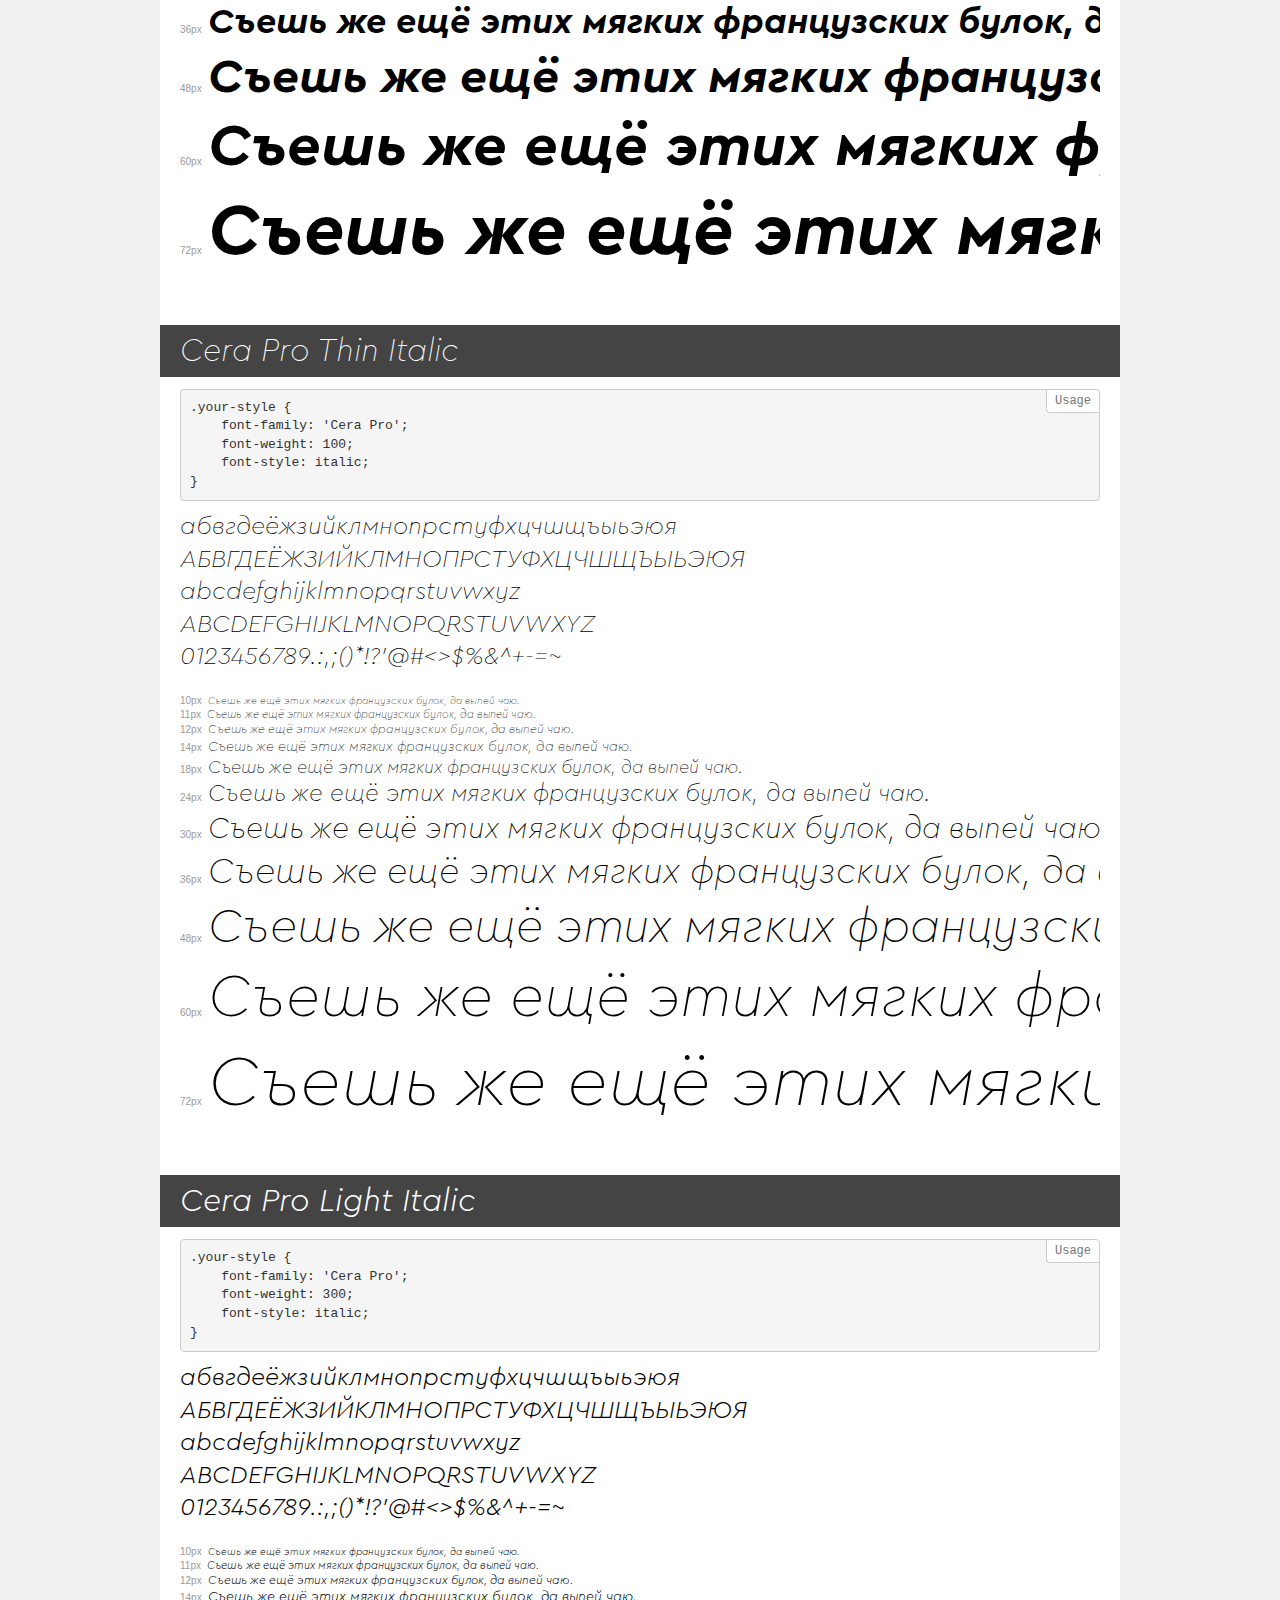
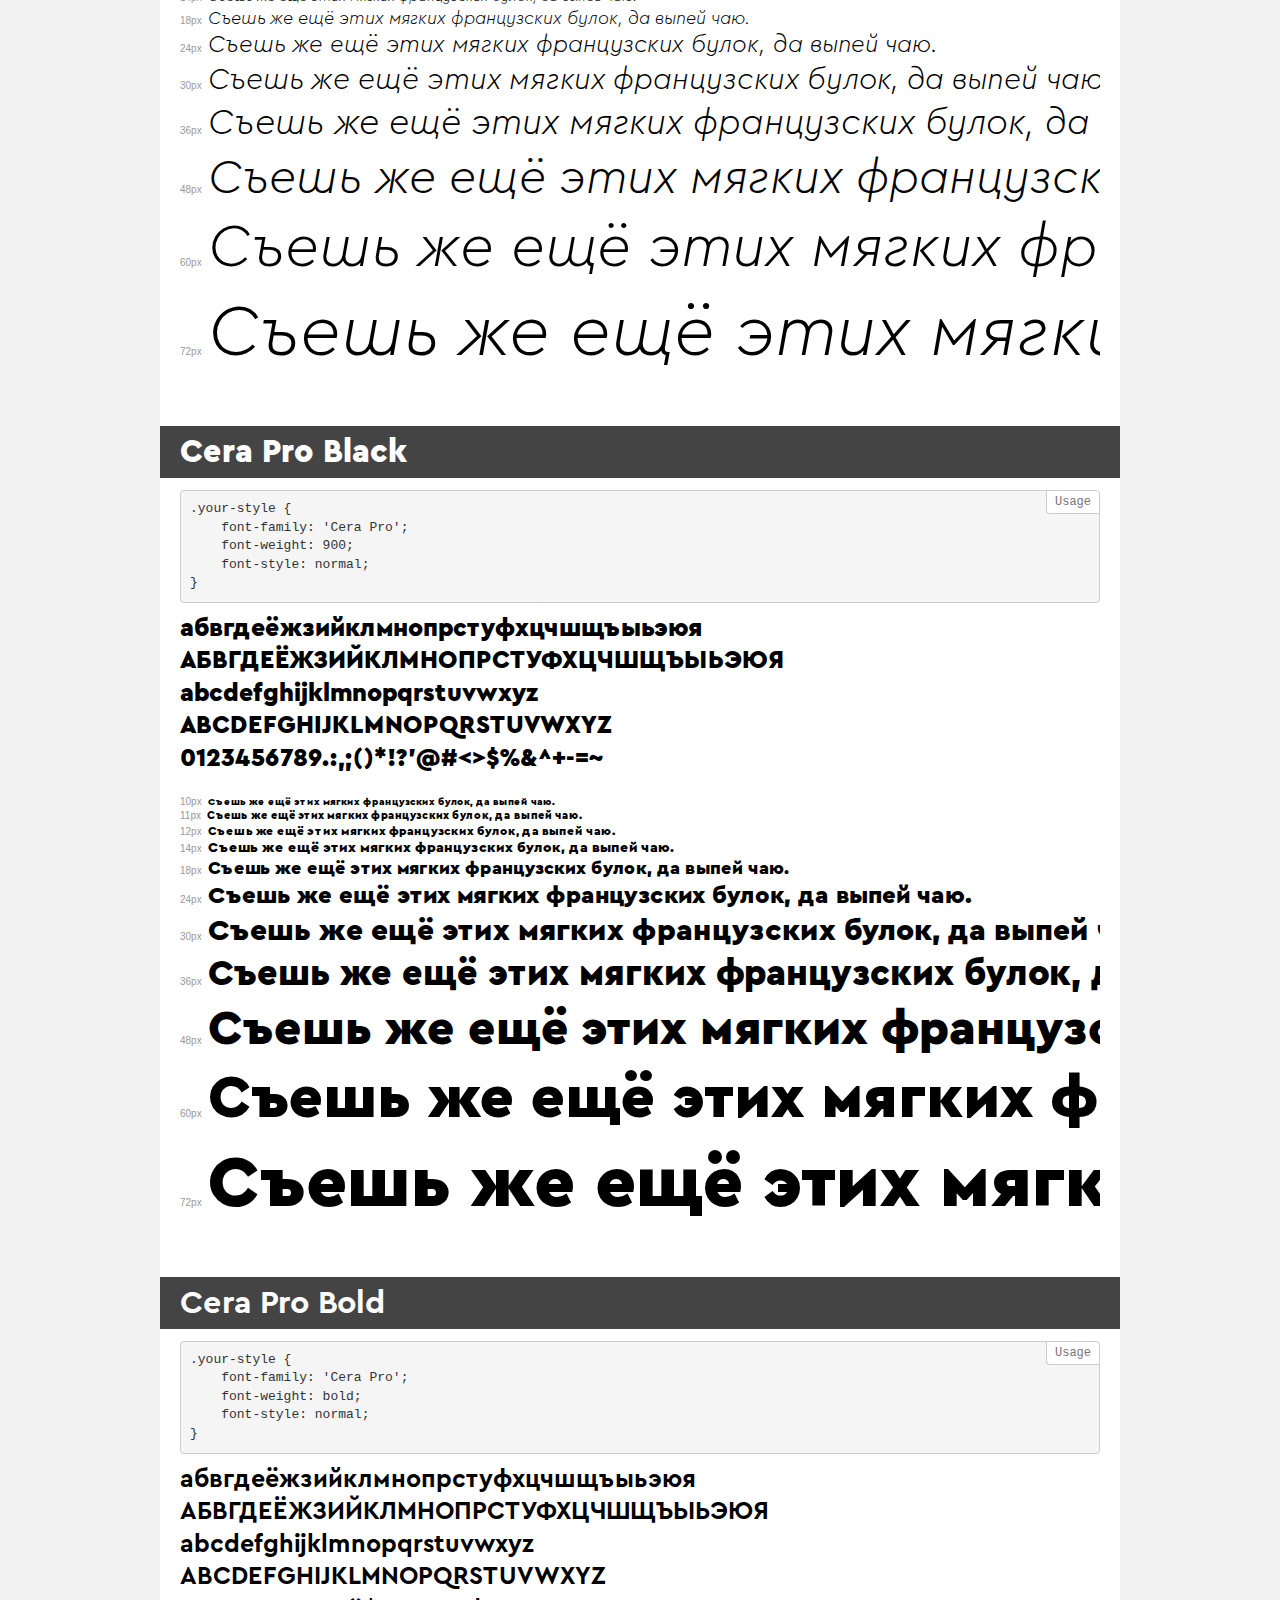
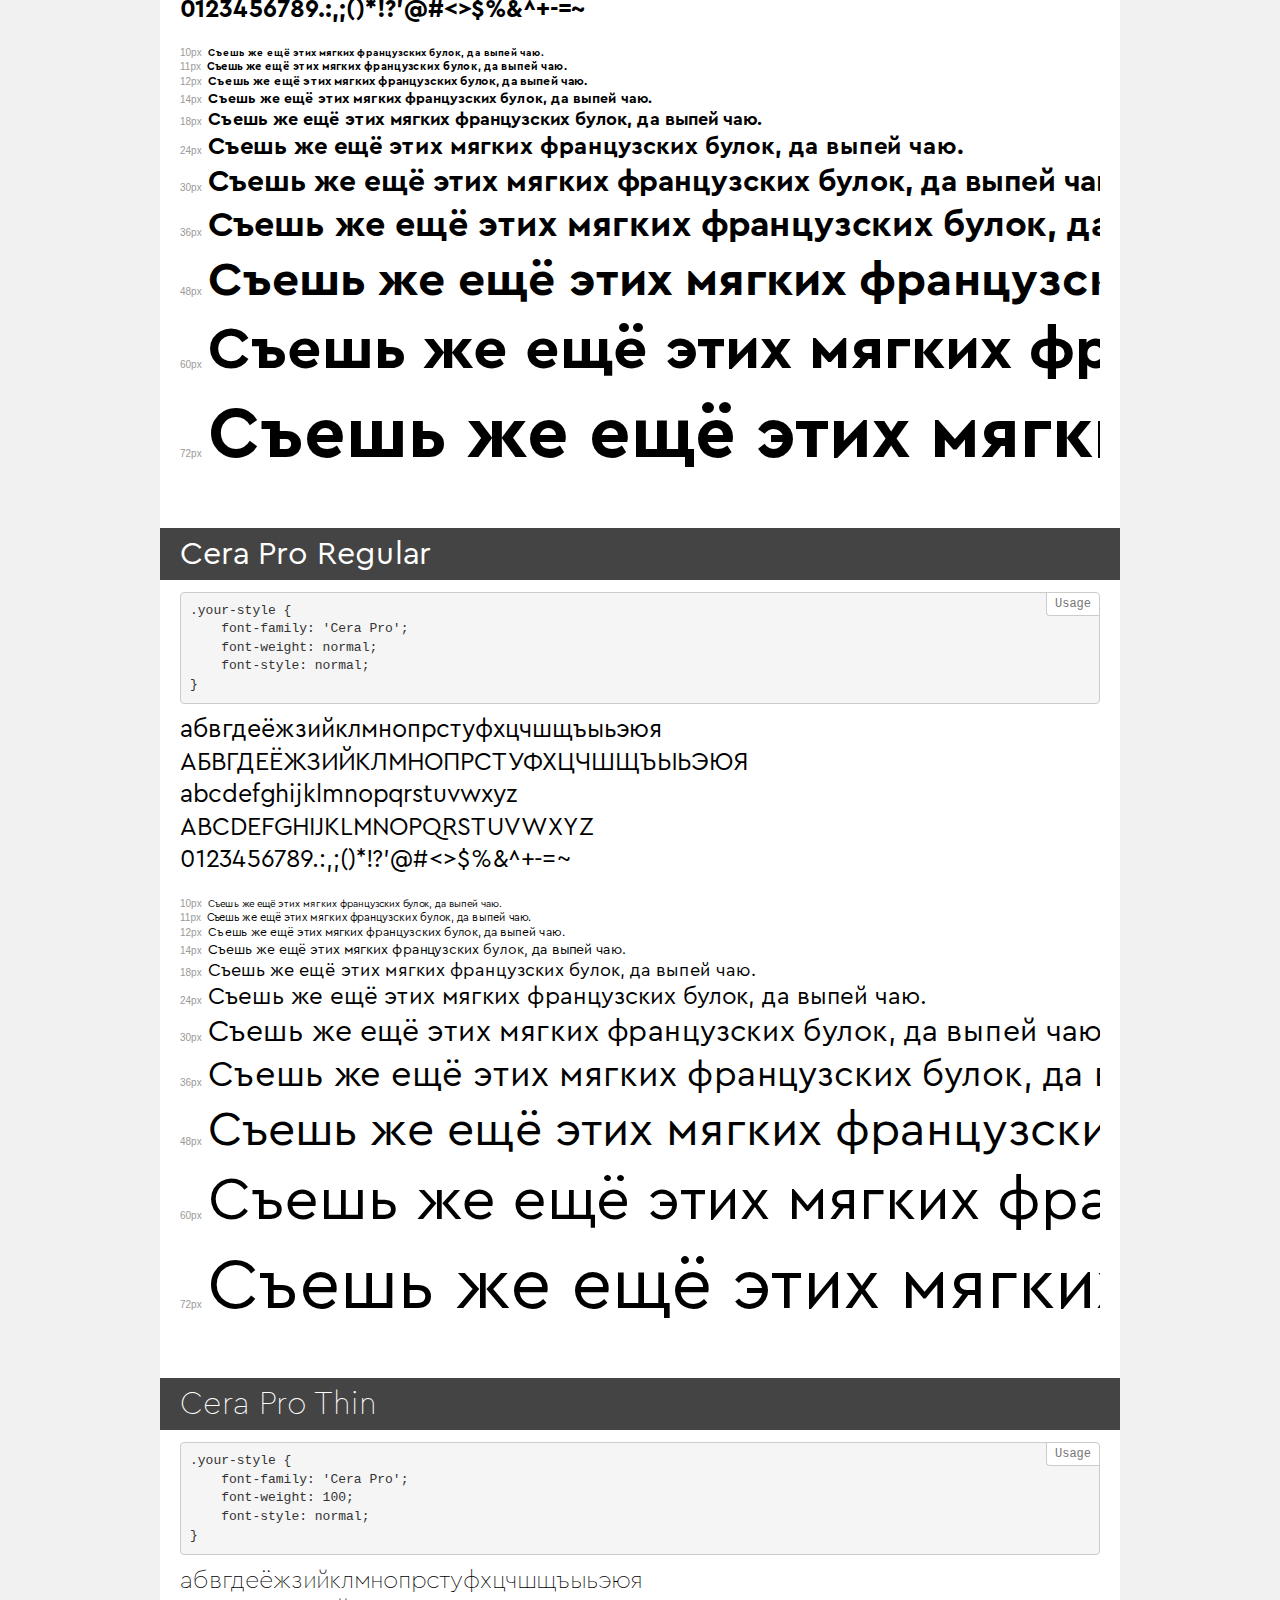
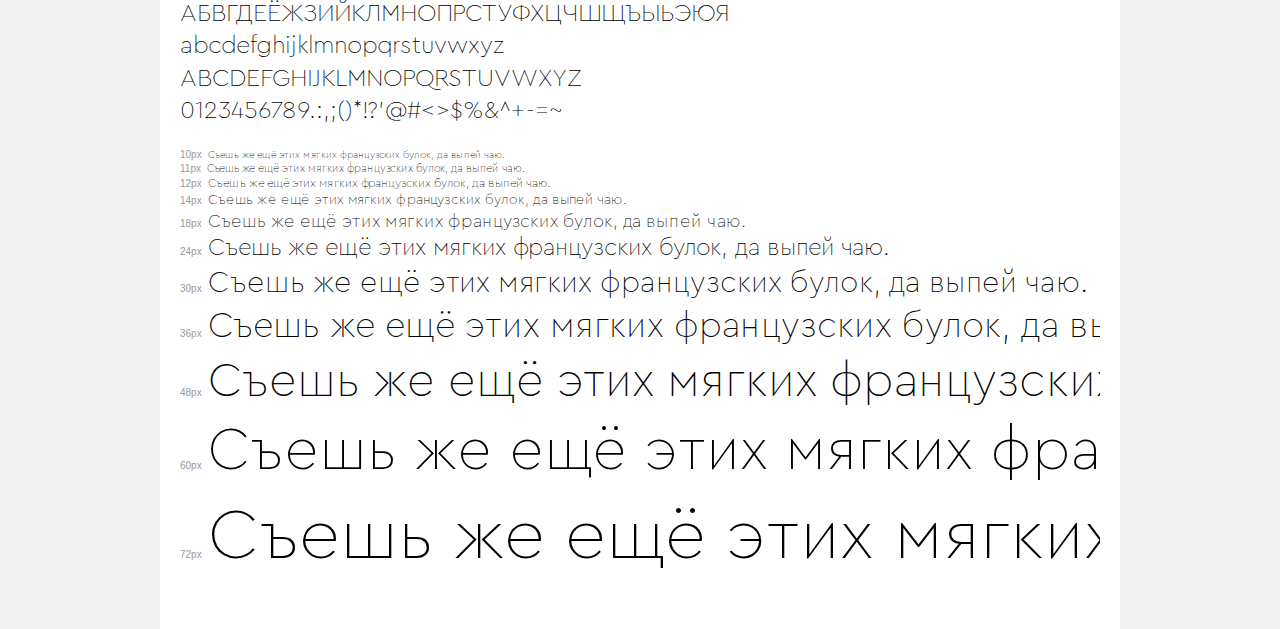
<file: font/demo.html>
<!DOCTYPE html>
<html>
<head>
    <meta charset="utf-8">
    <meta http-equiv="X-UA-Compatible" content="IE=edge">
    <meta name="viewport" content="width=device-width, initial-scale=1">
    <meta name="robots" content="noindex, noarchive">
    <meta name="format-detection" content="telephone=no">
    <title>Transfonter demo</title>
    <link href="stylesheet.css" rel="stylesheet">
    <style>
        /*
        http://meyerweb.com/eric/tools/css/reset/
        v2.0 | 20110126
        License: none (public domain)
        */
        html, body, div, span, applet, object, iframe,
        h1, h2, h3, h4, h5, h6, p, blockquote, pre,
        a, abbr, acronym, address, big, cite, code,
        del, dfn, em, img, ins, kbd, q, s, samp,
        small, strike, strong, sub, sup, tt, var,
        b, u, i, center,
        dl, dt, dd, ol, ul, li,
        fieldset, form, label, legend,
        table, caption, tbody, tfoot, thead, tr, th, td,
        article, aside, canvas, details, embed,
        figure, figcaption, footer, header, hgroup,
        menu, nav, output, ruby, section, summary,
        time, mark, audio, video {
            margin: 0;
            padding: 0;
            border: 0;
            font-size: 100%;
            font: inherit;
            vertical-align: baseline;
        }
        /* HTML5 display-role reset for older browsers */
        article, aside, details, figcaption, figure,
        footer, header, hgroup, menu, nav, section {
            display: block;
        }
        body {
            line-height: 1;
        }
        ol, ul {
            list-style: none;
        }
        blockquote, q {
            quotes: none;
        }
        blockquote:before, blockquote:after,
        q:before, q:after {
            content: '';
            content: none;
        }
        table {
            border-collapse: collapse;
            border-spacing: 0;
        }
        /* common styles */
        body {
            background: #f1f1f1;
            color: #000;
        }
        .page {
            background: #fff;
            width: 920px;
            margin: 0 auto;
            padding: 20px 20px 0 20px;
            overflow: hidden;
        }
        .font-container {
            overflow-x: auto;
            overflow-y: hidden;
            margin-bottom: 40px;
            line-height: 1.3;
            white-space: nowrap;
            padding-bottom: 5px;
        }
        h1 {
            position: relative;
            background: #444;
            font-size: 32px;
            color: #fff;
            padding: 10px 20px;
            margin: 0 -20px 12px -20px;
        }
        .letters {
            font-size: 25px;
            margin-bottom: 20px;
        }
        .s10:before {
            content: '10px';
        }
        .s11:before {
            content: '11px';
        }
        .s12:before {
            content: '12px';
        }
        .s14:before {
            content: '14px';
        }
        .s18:before {
            content: '18px';
        }
        .s24:before {
            content: '24px';
        }
        .s30:before {
            content: '30px';
        }
        .s36:before {
            content: '36px';
        }
        .s48:before {
            content: '48px';
        }
        .s60:before {
            content: '60px';
        }
        .s72:before {
            content: '72px';
        }
        .s10:before, .s11:before, .s12:before, .s14:before,
        .s18:before, .s24:before, .s30:before, .s36:before,
        .s48:before, .s60:before, .s72:before {
            font-family: Arial, sans-serif;
            font-size: 10px;
            font-weight: normal;
            font-style: normal;
            color: #999;
            padding-right: 6px;
        }
        pre {
            display: block;
            position: relative;
            padding: 9px;
            margin: 0 0 10px;
            font-family: Monaco, Menlo, Consolas, "Courier New", monospace !important;
            font-size: 13px;
            line-height: 1.428571429;
            color: #333;
            font-weight: normal !important;
            font-style: normal !important;
            background-color: #f5f5f5;
            border: 1px solid #ccc;
            overflow-x: auto;
            border-radius: 4px;
        }
        pre:after {
            display: block;
            position: absolute;
            right: 0;
            top: 0;
            content: 'Usage';
            line-height: 1;
            padding: 5px 8px;
            font-size: 12px;
            color: #767676;
            background-color: #fff;
            border: 1px solid #ccc;
            border-right: none;
            border-top: none;
            border-radius: 0 4px 0 4px;
            z-index: 10;
        }
        /* responsive */
        @media (max-width: 959px) {
            .page {
                width: auto;
                margin: 0;
            }
        }
    </style>
</head>
<body>
<div class="page">
    <div class="demo" style="font-family: 'Cera Pro'; font-weight: 300; font-style: normal;">
        <h1>Cera Pro Light</h1>
        <pre>.your-style {
    font-family: 'Cera Pro';
    font-weight: 300;
    font-style: normal;
}</pre>
        <div class="font-container">
            <p class="letters">
                абвгдеёжзийклмнопрстуфхцчшщъыьэюя<br>
АБВГДЕЁЖЗИЙКЛМНОПРСТУФХЦЧШЩЪЫЬЭЮЯ<br>
abcdefghijklmnopqrstuvwxyz<br>
ABCDEFGHIJKLMNOPQRSTUVWXYZ<br>
                0123456789.:,;()*!?'@#<>$%&^+-=~
            </p>
            <p class="s10" style="font-size: 10px;">Съешь же ещё этих мягких французских булок, да выпей чаю.</p>
            <p class="s11" style="font-size: 11px;">Съешь же ещё этих мягких французских булок, да выпей чаю.</p>
            <p class="s12" style="font-size: 12px;">Съешь же ещё этих мягких французских булок, да выпей чаю.</p>
            <p class="s14" style="font-size: 14px;">Съешь же ещё этих мягких французских булок, да выпей чаю.</p>
            <p class="s18" style="font-size: 18px;">Съешь же ещё этих мягких французских булок, да выпей чаю.</p>
            <p class="s24" style="font-size: 24px;">Съешь же ещё этих мягких французских булок, да выпей чаю.</p>
            <p class="s30" style="font-size: 30px;">Съешь же ещё этих мягких французских булок, да выпей чаю.</p>
            <p class="s36" style="font-size: 36px;">Съешь же ещё этих мягких французских булок, да выпей чаю.</p>
            <p class="s48" style="font-size: 48px;">Съешь же ещё этих мягких французских булок, да выпей чаю.</p>
            <p class="s60" style="font-size: 60px;">Съешь же ещё этих мягких французских булок, да выпей чаю.</p>
            <p class="s72" style="font-size: 72px;">Съешь же ещё этих мягких французских булок, да выпей чаю.</p>
        </div>
    </div>
    <div class="demo" style="font-family: 'Cera Pro'; font-weight: 500; font-style: italic;">
        <h1>Cera Pro Medium Italic</h1>
        <pre>.your-style {
    font-family: 'Cera Pro';
    font-weight: 500;
    font-style: italic;
}</pre>
        <div class="font-container">
            <p class="letters">
                абвгдеёжзийклмнопрстуфхцчшщъыьэюя<br>
АБВГДЕЁЖЗИЙКЛМНОПРСТУФХЦЧШЩЪЫЬЭЮЯ<br>
abcdefghijklmnopqrstuvwxyz<br>
ABCDEFGHIJKLMNOPQRSTUVWXYZ<br>
                0123456789.:,;()*!?'@#<>$%&^+-=~
            </p>
            <p class="s10" style="font-size: 10px;">Съешь же ещё этих мягких французских булок, да выпей чаю.</p>
            <p class="s11" style="font-size: 11px;">Съешь же ещё этих мягких французских булок, да выпей чаю.</p>
            <p class="s12" style="font-size: 12px;">Съешь же ещё этих мягких французских булок, да выпей чаю.</p>
            <p class="s14" style="font-size: 14px;">Съешь же ещё этих мягких французских булок, да выпей чаю.</p>
            <p class="s18" style="font-size: 18px;">Съешь же ещё этих мягких французских булок, да выпей чаю.</p>
            <p class="s24" style="font-size: 24px;">Съешь же ещё этих мягких французских булок, да выпей чаю.</p>
            <p class="s30" style="font-size: 30px;">Съешь же ещё этих мягких французских булок, да выпей чаю.</p>
            <p class="s36" style="font-size: 36px;">Съешь же ещё этих мягких французских булок, да выпей чаю.</p>
            <p class="s48" style="font-size: 48px;">Съешь же ещё этих мягких французских булок, да выпей чаю.</p>
            <p class="s60" style="font-size: 60px;">Съешь же ещё этих мягких французских булок, да выпей чаю.</p>
            <p class="s72" style="font-size: 72px;">Съешь же ещё этих мягких французских булок, да выпей чаю.</p>
        </div>
    </div>
    <div class="demo" style="font-family: 'Cera Pro'; font-weight: normal; font-style: italic;">
        <h1>Cera Pro Regular Italic</h1>
        <pre>.your-style {
    font-family: 'Cera Pro';
    font-weight: normal;
    font-style: italic;
}</pre>
        <div class="font-container">
            <p class="letters">
                абвгдеёжзийклмнопрстуфхцчшщъыьэюя<br>
АБВГДЕЁЖЗИЙКЛМНОПРСТУФХЦЧШЩЪЫЬЭЮЯ<br>
abcdefghijklmnopqrstuvwxyz<br>
ABCDEFGHIJKLMNOPQRSTUVWXYZ<br>
                0123456789.:,;()*!?'@#<>$%&^+-=~
            </p>
            <p class="s10" style="font-size: 10px;">Съешь же ещё этих мягких французских булок, да выпей чаю.</p>
            <p class="s11" style="font-size: 11px;">Съешь же ещё этих мягких французских булок, да выпей чаю.</p>
            <p class="s12" style="font-size: 12px;">Съешь же ещё этих мягких французских булок, да выпей чаю.</p>
            <p class="s14" style="font-size: 14px;">Съешь же ещё этих мягких французских булок, да выпей чаю.</p>
            <p class="s18" style="font-size: 18px;">Съешь же ещё этих мягких французских булок, да выпей чаю.</p>
            <p class="s24" style="font-size: 24px;">Съешь же ещё этих мягких французских булок, да выпей чаю.</p>
            <p class="s30" style="font-size: 30px;">Съешь же ещё этих мягких французских булок, да выпей чаю.</p>
            <p class="s36" style="font-size: 36px;">Съешь же ещё этих мягких французских булок, да выпей чаю.</p>
            <p class="s48" style="font-size: 48px;">Съешь же ещё этих мягких французских булок, да выпей чаю.</p>
            <p class="s60" style="font-size: 60px;">Съешь же ещё этих мягких французских булок, да выпей чаю.</p>
            <p class="s72" style="font-size: 72px;">Съешь же ещё этих мягких французских булок, да выпей чаю.</p>
        </div>
    </div>
    <div class="demo" style="font-family: 'Cera Pro'; font-weight: 900; font-style: italic;">
        <h1>Cera Pro Black Italic</h1>
        <pre>.your-style {
    font-family: 'Cera Pro';
    font-weight: 900;
    font-style: italic;
}</pre>
        <div class="font-container">
            <p class="letters">
                абвгдеёжзийклмнопрстуфхцчшщъыьэюя<br>
АБВГДЕЁЖЗИЙКЛМНОПРСТУФХЦЧШЩЪЫЬЭЮЯ<br>
abcdefghijklmnopqrstuvwxyz<br>
ABCDEFGHIJKLMNOPQRSTUVWXYZ<br>
                0123456789.:,;()*!?'@#<>$%&^+-=~
            </p>
            <p class="s10" style="font-size: 10px;">Съешь же ещё этих мягких французских булок, да выпей чаю.</p>
            <p class="s11" style="font-size: 11px;">Съешь же ещё этих мягких французских булок, да выпей чаю.</p>
            <p class="s12" style="font-size: 12px;">Съешь же ещё этих мягких французских булок, да выпей чаю.</p>
            <p class="s14" style="font-size: 14px;">Съешь же ещё этих мягких французских булок, да выпей чаю.</p>
            <p class="s18" style="font-size: 18px;">Съешь же ещё этих мягких французских булок, да выпей чаю.</p>
            <p class="s24" style="font-size: 24px;">Съешь же ещё этих мягких французских булок, да выпей чаю.</p>
            <p class="s30" style="font-size: 30px;">Съешь же ещё этих мягких французских булок, да выпей чаю.</p>
            <p class="s36" style="font-size: 36px;">Съешь же ещё этих мягких французских булок, да выпей чаю.</p>
            <p class="s48" style="font-size: 48px;">Съешь же ещё этих мягких французских булок, да выпей чаю.</p>
            <p class="s60" style="font-size: 60px;">Съешь же ещё этих мягких французских булок, да выпей чаю.</p>
            <p class="s72" style="font-size: 72px;">Съешь же ещё этих мягких французских булок, да выпей чаю.</p>
        </div>
    </div>
    <div class="demo" style="font-family: 'Cera Pro'; font-weight: 500; font-style: normal;">
        <h1>Cera Pro Medium</h1>
        <pre>.your-style {
    font-family: 'Cera Pro';
    font-weight: 500;
    font-style: normal;
}</pre>
        <div class="font-container">
            <p class="letters">
                абвгдеёжзийклмнопрстуфхцчшщъыьэюя<br>
АБВГДЕЁЖЗИЙКЛМНОПРСТУФХЦЧШЩЪЫЬЭЮЯ<br>
abcdefghijklmnopqrstuvwxyz<br>
ABCDEFGHIJKLMNOPQRSTUVWXYZ<br>
                0123456789.:,;()*!?'@#<>$%&^+-=~
            </p>
            <p class="s10" style="font-size: 10px;">Съешь же ещё этих мягких французских булок, да выпей чаю.</p>
            <p class="s11" style="font-size: 11px;">Съешь же ещё этих мягких французских булок, да выпей чаю.</p>
            <p class="s12" style="font-size: 12px;">Съешь же ещё этих мягких французских булок, да выпей чаю.</p>
            <p class="s14" style="font-size: 14px;">Съешь же ещё этих мягких французских булок, да выпей чаю.</p>
            <p class="s18" style="font-size: 18px;">Съешь же ещё этих мягких французских булок, да выпей чаю.</p>
            <p class="s24" style="font-size: 24px;">Съешь же ещё этих мягких французских булок, да выпей чаю.</p>
            <p class="s30" style="font-size: 30px;">Съешь же ещё этих мягких французских булок, да выпей чаю.</p>
            <p class="s36" style="font-size: 36px;">Съешь же ещё этих мягких французских булок, да выпей чаю.</p>
            <p class="s48" style="font-size: 48px;">Съешь же ещё этих мягких французских булок, да выпей чаю.</p>
            <p class="s60" style="font-size: 60px;">Съешь же ещё этих мягких французских булок, да выпей чаю.</p>
            <p class="s72" style="font-size: 72px;">Съешь же ещё этих мягких французских булок, да выпей чаю.</p>
        </div>
    </div>
    <div class="demo" style="font-family: 'Cera Pro'; font-weight: bold; font-style: italic;">
        <h1>Cera Pro Bold Italic</h1>
        <pre>.your-style {
    font-family: 'Cera Pro';
    font-weight: bold;
    font-style: italic;
}</pre>
        <div class="font-container">
            <p class="letters">
                абвгдеёжзийклмнопрстуфхцчшщъыьэюя<br>
АБВГДЕЁЖЗИЙКЛМНОПРСТУФХЦЧШЩЪЫЬЭЮЯ<br>
abcdefghijklmnopqrstuvwxyz<br>
ABCDEFGHIJKLMNOPQRSTUVWXYZ<br>
                0123456789.:,;()*!?'@#<>$%&^+-=~
            </p>
            <p class="s10" style="font-size: 10px;">Съешь же ещё этих мягких французских булок, да выпей чаю.</p>
            <p class="s11" style="font-size: 11px;">Съешь же ещё этих мягких французских булок, да выпей чаю.</p>
            <p class="s12" style="font-size: 12px;">Съешь же ещё этих мягких французских булок, да выпей чаю.</p>
            <p class="s14" style="font-size: 14px;">Съешь же ещё этих мягких французских булок, да выпей чаю.</p>
            <p class="s18" style="font-size: 18px;">Съешь же ещё этих мягких французских булок, да выпей чаю.</p>
            <p class="s24" style="font-size: 24px;">Съешь же ещё этих мягких французских булок, да выпей чаю.</p>
            <p class="s30" style="font-size: 30px;">Съешь же ещё этих мягких французских булок, да выпей чаю.</p>
            <p class="s36" style="font-size: 36px;">Съешь же ещё этих мягких французских булок, да выпей чаю.</p>
            <p class="s48" style="font-size: 48px;">Съешь же ещё этих мягких французских булок, да выпей чаю.</p>
            <p class="s60" style="font-size: 60px;">Съешь же ещё этих мягких французских булок, да выпей чаю.</p>
            <p class="s72" style="font-size: 72px;">Съешь же ещё этих мягких французских булок, да выпей чаю.</p>
        </div>
    </div>
    <div class="demo" style="font-family: 'Cera Pro'; font-weight: 100; font-style: italic;">
        <h1>Cera Pro Thin Italic</h1>
        <pre>.your-style {
    font-family: 'Cera Pro';
    font-weight: 100;
    font-style: italic;
}</pre>
        <div class="font-container">
            <p class="letters">
                абвгдеёжзийклмнопрстуфхцчшщъыьэюя<br>
АБВГДЕЁЖЗИЙКЛМНОПРСТУФХЦЧШЩЪЫЬЭЮЯ<br>
abcdefghijklmnopqrstuvwxyz<br>
ABCDEFGHIJKLMNOPQRSTUVWXYZ<br>
                0123456789.:,;()*!?'@#<>$%&^+-=~
            </p>
            <p class="s10" style="font-size: 10px;">Съешь же ещё этих мягких французских булок, да выпей чаю.</p>
            <p class="s11" style="font-size: 11px;">Съешь же ещё этих мягких французских булок, да выпей чаю.</p>
            <p class="s12" style="font-size: 12px;">Съешь же ещё этих мягких французских булок, да выпей чаю.</p>
            <p class="s14" style="font-size: 14px;">Съешь же ещё этих мягких французских булок, да выпей чаю.</p>
            <p class="s18" style="font-size: 18px;">Съешь же ещё этих мягких французских булок, да выпей чаю.</p>
            <p class="s24" style="font-size: 24px;">Съешь же ещё этих мягких французских булок, да выпей чаю.</p>
            <p class="s30" style="font-size: 30px;">Съешь же ещё этих мягких французских булок, да выпей чаю.</p>
            <p class="s36" style="font-size: 36px;">Съешь же ещё этих мягких французских булок, да выпей чаю.</p>
            <p class="s48" style="font-size: 48px;">Съешь же ещё этих мягких французских булок, да выпей чаю.</p>
            <p class="s60" style="font-size: 60px;">Съешь же ещё этих мягких французских булок, да выпей чаю.</p>
            <p class="s72" style="font-size: 72px;">Съешь же ещё этих мягких французских булок, да выпей чаю.</p>
        </div>
    </div>
    <div class="demo" style="font-family: 'Cera Pro'; font-weight: 300; font-style: italic;">
        <h1>Cera Pro Light Italic</h1>
        <pre>.your-style {
    font-family: 'Cera Pro';
    font-weight: 300;
    font-style: italic;
}</pre>
        <div class="font-container">
            <p class="letters">
                абвгдеёжзийклмнопрстуфхцчшщъыьэюя<br>
АБВГДЕЁЖЗИЙКЛМНОПРСТУФХЦЧШЩЪЫЬЭЮЯ<br>
abcdefghijklmnopqrstuvwxyz<br>
ABCDEFGHIJKLMNOPQRSTUVWXYZ<br>
                0123456789.:,;()*!?'@#<>$%&^+-=~
            </p>
            <p class="s10" style="font-size: 10px;">Съешь же ещё этих мягких французских булок, да выпей чаю.</p>
            <p class="s11" style="font-size: 11px;">Съешь же ещё этих мягких французских булок, да выпей чаю.</p>
            <p class="s12" style="font-size: 12px;">Съешь же ещё этих мягких французских булок, да выпей чаю.</p>
            <p class="s14" style="font-size: 14px;">Съешь же ещё этих мягких французских булок, да выпей чаю.</p>
            <p class="s18" style="font-size: 18px;">Съешь же ещё этих мягких французских булок, да выпей чаю.</p>
            <p class="s24" style="font-size: 24px;">Съешь же ещё этих мягких французских булок, да выпей чаю.</p>
            <p class="s30" style="font-size: 30px;">Съешь же ещё этих мягких французских булок, да выпей чаю.</p>
            <p class="s36" style="font-size: 36px;">Съешь же ещё этих мягких французских булок, да выпей чаю.</p>
            <p class="s48" style="font-size: 48px;">Съешь же ещё этих мягких французских булок, да выпей чаю.</p>
            <p class="s60" style="font-size: 60px;">Съешь же ещё этих мягких французских булок, да выпей чаю.</p>
            <p class="s72" style="font-size: 72px;">Съешь же ещё этих мягких французских булок, да выпей чаю.</p>
        </div>
    </div>
    <div class="demo" style="font-family: 'Cera Pro'; font-weight: 900; font-style: normal;">
        <h1>Cera Pro Black</h1>
        <pre>.your-style {
    font-family: 'Cera Pro';
    font-weight: 900;
    font-style: normal;
}</pre>
        <div class="font-container">
            <p class="letters">
                абвгдеёжзийклмнопрстуфхцчшщъыьэюя<br>
АБВГДЕЁЖЗИЙКЛМНОПРСТУФХЦЧШЩЪЫЬЭЮЯ<br>
abcdefghijklmnopqrstuvwxyz<br>
ABCDEFGHIJKLMNOPQRSTUVWXYZ<br>
                0123456789.:,;()*!?'@#<>$%&^+-=~
            </p>
            <p class="s10" style="font-size: 10px;">Съешь же ещё этих мягких французских булок, да выпей чаю.</p>
            <p class="s11" style="font-size: 11px;">Съешь же ещё этих мягких французских булок, да выпей чаю.</p>
            <p class="s12" style="font-size: 12px;">Съешь же ещё этих мягких французских булок, да выпей чаю.</p>
            <p class="s14" style="font-size: 14px;">Съешь же ещё этих мягких французских булок, да выпей чаю.</p>
            <p class="s18" style="font-size: 18px;">Съешь же ещё этих мягких французских булок, да выпей чаю.</p>
            <p class="s24" style="font-size: 24px;">Съешь же ещё этих мягких французских булок, да выпей чаю.</p>
            <p class="s30" style="font-size: 30px;">Съешь же ещё этих мягких французских булок, да выпей чаю.</p>
            <p class="s36" style="font-size: 36px;">Съешь же ещё этих мягких французских булок, да выпей чаю.</p>
            <p class="s48" style="font-size: 48px;">Съешь же ещё этих мягких французских булок, да выпей чаю.</p>
            <p class="s60" style="font-size: 60px;">Съешь же ещё этих мягких французских булок, да выпей чаю.</p>
            <p class="s72" style="font-size: 72px;">Съешь же ещё этих мягких французских булок, да выпей чаю.</p>
        </div>
    </div>
    <div class="demo" style="font-family: 'Cera Pro'; font-weight: bold; font-style: normal;">
        <h1>Cera Pro Bold</h1>
        <pre>.your-style {
    font-family: 'Cera Pro';
    font-weight: bold;
    font-style: normal;
}</pre>
        <div class="font-container">
            <p class="letters">
                абвгдеёжзийклмнопрстуфхцчшщъыьэюя<br>
АБВГДЕЁЖЗИЙКЛМНОПРСТУФХЦЧШЩЪЫЬЭЮЯ<br>
abcdefghijklmnopqrstuvwxyz<br>
ABCDEFGHIJKLMNOPQRSTUVWXYZ<br>
                0123456789.:,;()*!?'@#<>$%&^+-=~
            </p>
            <p class="s10" style="font-size: 10px;">Съешь же ещё этих мягких французских булок, да выпей чаю.</p>
            <p class="s11" style="font-size: 11px;">Съешь же ещё этих мягких французских булок, да выпей чаю.</p>
            <p class="s12" style="font-size: 12px;">Съешь же ещё этих мягких французских булок, да выпей чаю.</p>
            <p class="s14" style="font-size: 14px;">Съешь же ещё этих мягких французских булок, да выпей чаю.</p>
            <p class="s18" style="font-size: 18px;">Съешь же ещё этих мягких французских булок, да выпей чаю.</p>
            <p class="s24" style="font-size: 24px;">Съешь же ещё этих мягких французских булок, да выпей чаю.</p>
            <p class="s30" style="font-size: 30px;">Съешь же ещё этих мягких французских булок, да выпей чаю.</p>
            <p class="s36" style="font-size: 36px;">Съешь же ещё этих мягких французских булок, да выпей чаю.</p>
            <p class="s48" style="font-size: 48px;">Съешь же ещё этих мягких французских булок, да выпей чаю.</p>
            <p class="s60" style="font-size: 60px;">Съешь же ещё этих мягких французских булок, да выпей чаю.</p>
            <p class="s72" style="font-size: 72px;">Съешь же ещё этих мягких французских булок, да выпей чаю.</p>
        </div>
    </div>
    <div class="demo" style="font-family: 'Cera Pro'; font-weight: normal; font-style: normal;">
        <h1>Cera Pro Regular</h1>
        <pre>.your-style {
    font-family: 'Cera Pro';
    font-weight: normal;
    font-style: normal;
}</pre>
        <div class="font-container">
            <p class="letters">
                абвгдеёжзийклмнопрстуфхцчшщъыьэюя<br>
АБВГДЕЁЖЗИЙКЛМНОПРСТУФХЦЧШЩЪЫЬЭЮЯ<br>
abcdefghijklmnopqrstuvwxyz<br>
ABCDEFGHIJKLMNOPQRSTUVWXYZ<br>
                0123456789.:,;()*!?'@#<>$%&^+-=~
            </p>
            <p class="s10" style="font-size: 10px;">Съешь же ещё этих мягких французских булок, да выпей чаю.</p>
            <p class="s11" style="font-size: 11px;">Съешь же ещё этих мягких французских булок, да выпей чаю.</p>
            <p class="s12" style="font-size: 12px;">Съешь же ещё этих мягких французских булок, да выпей чаю.</p>
            <p class="s14" style="font-size: 14px;">Съешь же ещё этих мягких французских булок, да выпей чаю.</p>
            <p class="s18" style="font-size: 18px;">Съешь же ещё этих мягких французских булок, да выпей чаю.</p>
            <p class="s24" style="font-size: 24px;">Съешь же ещё этих мягких французских булок, да выпей чаю.</p>
            <p class="s30" style="font-size: 30px;">Съешь же ещё этих мягких французских булок, да выпей чаю.</p>
            <p class="s36" style="font-size: 36px;">Съешь же ещё этих мягких французских булок, да выпей чаю.</p>
            <p class="s48" style="font-size: 48px;">Съешь же ещё этих мягких французских булок, да выпей чаю.</p>
            <p class="s60" style="font-size: 60px;">Съешь же ещё этих мягких французских булок, да выпей чаю.</p>
            <p class="s72" style="font-size: 72px;">Съешь же ещё этих мягких французских булок, да выпей чаю.</p>
        </div>
    </div>
    <div class="demo" style="font-family: 'Cera Pro'; font-weight: 100; font-style: normal;">
        <h1>Cera Pro Thin</h1>
        <pre>.your-style {
    font-family: 'Cera Pro';
    font-weight: 100;
    font-style: normal;
}</pre>
        <div class="font-container">
            <p class="letters">
                абвгдеёжзийклмнопрстуфхцчшщъыьэюя<br>
АБВГДЕЁЖЗИЙКЛМНОПРСТУФХЦЧШЩЪЫЬЭЮЯ<br>
abcdefghijklmnopqrstuvwxyz<br>
ABCDEFGHIJKLMNOPQRSTUVWXYZ<br>
                0123456789.:,;()*!?'@#<>$%&^+-=~
            </p>
            <p class="s10" style="font-size: 10px;">Съешь же ещё этих мягких французских булок, да выпей чаю.</p>
            <p class="s11" style="font-size: 11px;">Съешь же ещё этих мягких французских булок, да выпей чаю.</p>
            <p class="s12" style="font-size: 12px;">Съешь же ещё этих мягких французских булок, да выпей чаю.</p>
            <p class="s14" style="font-size: 14px;">Съешь же ещё этих мягких французских булок, да выпей чаю.</p>
            <p class="s18" style="font-size: 18px;">Съешь же ещё этих мягких французских булок, да выпей чаю.</p>
            <p class="s24" style="font-size: 24px;">Съешь же ещё этих мягких французских булок, да выпей чаю.</p>
            <p class="s30" style="font-size: 30px;">Съешь же ещё этих мягких французских булок, да выпей чаю.</p>
            <p class="s36" style="font-size: 36px;">Съешь же ещё этих мягких французских булок, да выпей чаю.</p>
            <p class="s48" style="font-size: 48px;">Съешь же ещё этих мягких французских булок, да выпей чаю.</p>
            <p class="s60" style="font-size: 60px;">Съешь же ещё этих мягких французских булок, да выпей чаю.</p>
            <p class="s72" style="font-size: 72px;">Съешь же ещё этих мягких французских булок, да выпей чаю.</p>
        </div>
    </div>
</div>
</body>
</html>
</file>
<file: font/stylesheet.css>
@font-face {
    font-family: 'Cera Pro';
    src: url('CeraPro-Light.eot');
    src: local('Cera Pro Light'), local('CeraPro-Light'),
        url('CeraPro-Light.eot?#iefix') format('embedded-opentype'),
        url('CeraPro-Light.woff2') format('woff2'),
        url('CeraPro-Light.woff') format('woff'),
        url('CeraPro-Light.ttf') format('truetype');
    font-weight: 300;
    font-style: normal;
}

@font-face {
    font-family: 'Cera Pro';
    src: url('CeraPro-MediumItalic.eot');
    src: local('Cera Pro Medium Italic'), local('CeraPro-MediumItalic'),
        url('CeraPro-MediumItalic.eot?#iefix') format('embedded-opentype'),
        url('CeraPro-MediumItalic.woff2') format('woff2'),
        url('CeraPro-MediumItalic.woff') format('woff'),
        url('CeraPro-MediumItalic.ttf') format('truetype');
    font-weight: 500;
    font-style: italic;
}

@font-face {
    font-family: 'Cera Pro';
    src: url('CeraPro-RegularItalic.eot');
    src: local('Cera Pro Regular Italic'), local('CeraPro-RegularItalic'),
        url('CeraPro-RegularItalic.eot?#iefix') format('embedded-opentype'),
        url('CeraPro-RegularItalic.woff2') format('woff2'),
        url('CeraPro-RegularItalic.woff') format('woff'),
        url('CeraPro-RegularItalic.ttf') format('truetype');
    font-weight: normal;
    font-style: italic;
}

@font-face {
    font-family: 'Cera Pro';
    src: url('CeraPro-BlackItalic.eot');
    src: local('Cera Pro Black Italic'), local('CeraPro-BlackItalic'),
        url('CeraPro-BlackItalic.eot?#iefix') format('embedded-opentype'),
        url('CeraPro-BlackItalic.woff2') format('woff2'),
        url('CeraPro-BlackItalic.woff') format('woff'),
        url('CeraPro-BlackItalic.ttf') format('truetype');
    font-weight: 900;
    font-style: italic;
}

@font-face {
    font-family: 'Cera Pro';
    src: url('CeraPro-Medium.eot');
    src: local('Cera Pro Medium'), local('CeraPro-Medium'),
        url('CeraPro-Medium.eot?#iefix') format('embedded-opentype'),
        url('CeraPro-Medium.woff2') format('woff2'),
        url('CeraPro-Medium.woff') format('woff'),
        url('CeraPro-Medium.ttf') format('truetype');
    font-weight: 500;
    font-style: normal;
}

@font-face {
    font-family: 'Cera Pro';
    src: url('CeraPro-BoldItalic.eot');
    src: local('Cera Pro Bold Italic'), local('CeraPro-BoldItalic'),
        url('CeraPro-BoldItalic.eot?#iefix') format('embedded-opentype'),
        url('CeraPro-BoldItalic.woff2') format('woff2'),
        url('CeraPro-BoldItalic.woff') format('woff'),
        url('CeraPro-BoldItalic.ttf') format('truetype');
    font-weight: bold;
    font-style: italic;
}

@font-face {
    font-family: 'Cera Pro';
    src: url('CeraPro-ThinItalic.eot');
    src: local('Cera Pro Thin Italic'), local('CeraPro-ThinItalic'),
        url('CeraPro-ThinItalic.eot?#iefix') format('embedded-opentype'),
        url('CeraPro-ThinItalic.woff2') format('woff2'),
        url('CeraPro-ThinItalic.woff') format('woff'),
        url('CeraPro-ThinItalic.ttf') format('truetype');
    font-weight: 100;
    font-style: italic;
}

@font-face {
    font-family: 'Cera Pro';
    src: url('CeraPro-LightItalic.eot');
    src: local('Cera Pro Light Italic'), local('CeraPro-LightItalic'),
        url('CeraPro-LightItalic.eot?#iefix') format('embedded-opentype'),
        url('CeraPro-LightItalic.woff2') format('woff2'),
        url('CeraPro-LightItalic.woff') format('woff'),
        url('CeraPro-LightItalic.ttf') format('truetype');
    font-weight: 300;
    font-style: italic;
}

@font-face {
    font-family: 'Cera Pro';
    src: url('CeraPro-Black.eot');
    src: local('Cera Pro Black'), local('CeraPro-Black'),
        url('CeraPro-Black.eot?#iefix') format('embedded-opentype'),
        url('CeraPro-Black.woff2') format('woff2'),
        url('CeraPro-Black.woff') format('woff'),
        url('CeraPro-Black.ttf') format('truetype');
    font-weight: 900;
    font-style: normal;
}

@font-face {
    font-family: 'Cera Pro';
    src: url('CeraPro-Bold.eot');
    src: local('Cera Pro Bold'), local('CeraPro-Bold'),
        url('CeraPro-Bold.eot?#iefix') format('embedded-opentype'),
        url('CeraPro-Bold.woff2') format('woff2'),
        url('CeraPro-Bold.woff') format('woff'),
        url('CeraPro-Bold.ttf') format('truetype');
    font-weight: bold;
    font-style: normal;
}

@font-face {
    font-family: 'Cera Pro';
    src: url('CeraPro-Regular.eot');
    src: local('Cera Pro Regular'), local('CeraPro-Regular'),
        url('CeraPro-Regular.eot?#iefix') format('embedded-opentype'),
        url('CeraPro-Regular.woff2') format('woff2'),
        url('CeraPro-Regular.woff') format('woff'),
        url('CeraPro-Regular.ttf') format('truetype');
    font-weight: normal;
    font-style: normal;
}

@font-face {
    font-family: 'Cera Pro';
    src: url('CeraPro-Thin.eot');
    src: local('Cera Pro Thin'), local('CeraPro-Thin'),
        url('CeraPro-Thin.eot?#iefix') format('embedded-opentype'),
        url('CeraPro-Thin.woff2') format('woff2'),
        url('CeraPro-Thin.woff') format('woff'),
        url('CeraPro-Thin.ttf') format('truetype');
    font-weight: 100;
    font-style: normal;
}
</file>
<file: css/styles.css>
* {
  box-sizing: border-box;
}

body {
  font-family: "Cera Pro";
  font-weight: 400;
  font-style: normal;
}

.wrapper {
  width: 1200px;
  margin-left: auto;
  margin-right: auto;
}

.loading {
  position: relative;
}

.loading-bar {
  display: inline-block;
  width: 5px;
  height: 15px;
  border-radius: 10px;
  animation: loading 1s ease-in-out infinite;
}

.loading-bar:nth-child(1) {
  background-color: #3498db;
  animation-delay: 0;
}

.loading-bar:nth-child(2) {
  background-color: #666dda;
  animation-delay: 0.09s;
}

.loading-bar:nth-child(3) {
  background-color: #710ff1;
  animation-delay: 0.18s;
}

.loading-bar:nth-child(4) {
  background-color: #2402fe;
  animation-delay: 0.27s;
}

@keyframes loading {
  0% {
    transform: scale(1);
  }
  20% {
    transform: scale(1, 2.2);
  }
  40% {
    transform: scale(1);
  }
}
.button {
  background-color: #46A358;
  border-radius: 6px;
  color: #FFFFFF;
  font-size: 16px;
  border: 1px solid white;
  display: inline-block;
}

.logout {
  width: 100px;
  height: 35px;
  background-color: #46A358;
  border-radius: 6px;
  color: #FFFFFF;
  font-size: 16px;
  border: 1px solid white;
  text-decoration: none;
  align-items: center;
  justify-content: center;
  display: flex;
  gap: 5px;
}

.link {
  text-decoration: none;
  color: #3D3D3D;
  font-size: 16px;
  line-height: 20px;
  margin-left: 50px;
  padding-bottom: 25px;
  position: relative;
}

.logo {
  text-decoration: none;
  vertical-align: top;
  display: inline-block;
}

.link::after {
  display: none;
  position: absolute;
  content: " ";
  padding-bottom: 45px;
  border-bottom: 3px solid #46A358;
  z-index: 1;
  top: 0;
  left: 0;
  right: 0;
}

.link:hover::after {
  display: block;
}

.logo img {
  display: block;
}

.menu {
  display: flex;
  justify-content: space-between;
  padding-top: 30px;
  border-bottom: 1px solid #F5F5F5;
}

.content-shop {
  display: flex;
  background-color: #F5F5F5;
  margin-top: 12px;
  width: 1200px;
  justify-content: space-around;
}

.text {
  align-content: center;
}

.text-h2 {
  width: 205px;
  margin: 0;
  font-size: 14px;
  line-height: 16px;
  color: #3D3D3D;
  text-align: left;
}

.text-h1 {
  width: 530px;
  font-size: 60px;
  line-height: 60px;
  color: #3D3D3D;
  margin-top: 5px;
  margin-bottom: 0;
  text-align: left;
}

.word {
  font-size: 60px;
  line-height: 60px;
  color: #46A358;
}

.text-h3 {
  width: 555px;
  font-size: 14px;
  line-height: 24px;
  color: #727272;
  margin: 0;
  margin-top: 5px;
  display: block;
  font-weight: normal;
  text-align: left;
}

.shop {
  width: 140px;
  height: 40px;
  margin-top: 45px;
}

.log-img {
  vertical-align: middle;
}

.button:hover {
  background-color: chocolate;
  color: #3D3D3D;
  font-weight: bold;
  transition-duration: 1s;
  text-decoration: none;
}

.logout:hover {
  background-color: chocolate;
  color: #3D3D3D;
  font-weight: bold;
  transition-duration: 1s;
  text-decoration: none;
}

.size {
  font-size: 25px;
}

.icons {
  display: flex;
  height: 35px;
  gap: 30px;
  align-items: center;
}

.log-icons {
  display: flex;
  gap: 30px;
}

.menu-left {
  display: flex;
  justify-content: space-between;
  font-size: 15px;
  line-height: 40px;
  margin-left: 12px;
  margin-top: 7px;
}

.sale {
  width: 310px;
  height: 470px;
}

.right {
  width: 840px;
}

.left {
  width: 310px;
  background-color: #FBFBFB;
}

.card {
  text-align: left;
  text-align: center;
  position: relative;
}

.card:nth-child(3n) {
  margin-right: 0;
}

.product {
  margin-top: 30px;
  width: 250px;
  height: 250px;
  object-fit: contain;
  background-color: #FBFBFB;
}

.price {
  margin-top: 6px;
  color: #46A358;
  font-size: 18px;
  font-weight: bold;
  text-align: left;
  margin: 0;
}

.nav {
  display: flex;
  margin: 0;
  margin-bottom: 31px;
  text-decoration: none;
  justify-content: space-between;
}

.element {
  text-decoration: none;
  font-size: 15px;
  color: #3D3D3D;
  line-height: 40px;
  display: block;
}

.pages {
  margin-top: 90px;
  display: flex;
  justify-content: end;
}

.cell {
  border: 1px solid #E5E5E5;
  border-radius: 4px;
  width: 35px;
  height: 35px;
  font-size: 18px;
  text-decoration: none;
  align-content: center;
  margin-right: 10px;
  text-align: center;
  color: #3D3D3D;
}

.cell:hover {
  background-color: #46A358;
  border: 1px solid #46A358;
  border-radius: 4px;
  color: #E5E5E5;
}

.nav-element-left {
  text-decoration: none;
  font-size: 15px;
  color: #3D3D3D;
  margin-right: 35px;
}

.nav-element-rigth {
  text-decoration: none;
  font-size: 15px;
  color: #3D3D3D;
  text-align: left;
}

.icon {
  width: 20px;
  height: 20px;
  vertical-align: middle;
}

.element:hover {
  color: #46A358;
  font-weight: bold;
}

.cell:nth-child(5) {
  margin-right: 0;
}

.nav-element-left:nth-child(3) {
  margin-right: 0;
}

.nav-element-left:hover {
  color: #46A358;
  font-size: 15px;
  font-weight: bold;
  padding-bottom: 10px;
  border-bottom: 2px solid #46A358;
}

.title-card {
  font-size: 16px;
  line-height: 16px;
  color: #3D3D3D;
  margin: 0;
  text-align: left;
  margin-top: 12px;
}

.name {
  margin: 0;
  font-size: 18px;
  font-weight: bold;
  line-height: 16px;
  color: #3D3D3D;
}

.fon {
  width: 258px;
  height: 300px;
  background-color: #FBFBFB;
  position: relative;
}

.shop-content {
  padding-top: 26px;
}

.left-right {
  display: flex;
  justify-content: space-between;
}

.content {
  display: flex;
  flex-wrap: wrap;
  gap: 70px 33px;
}

.left-container {
  display: block;
  padding-top: 14px;
  padding-left: 18px;
  padding-right: 24px;
}

.card-hover {
  display: none;
  position: absolute;
  left: 0;
  right: 0;
  bottom: 7px;
}

.card:hover .card-hover {
  display: flex;
  justify-content: center;
  gap: 26px;
}

.card::before {
  content: "";
  height: 1px;
  background-color: #46A358;
  position: absolute;
  top: 0;
  left: 0;
  right: 0;
  display: none;
  z-index: 1;
}

.card:hover::before {
  display: block;
}

.card-sale {
  position: absolute;
  left: 0;
  top: 14px;
  background-color: #46A358;
  z-index: 2;
  font-size: 16px;
  color: #FBFBFB;
  padding: 7px;
}

.link-menu {
  display: none;
  position: absolute;
  flex-direction: column;
  width: 180px;
  left: 0;
  padding-bottom: 8px;
  padding-top: 58px;
}

.navigation {
  display: flex;
}

.nav-link {
  display: flex;
  position: relative;
}

.link-menu-item {
  display: flex;
  align-items: center;
  justify-content: space-between;
  text-decoration: none;
  padding-left: 14px;
  padding-right: 10px;
  padding-top: 4px;
  padding-bottom: 4px;
  font-size: 16px;
  font-weight: 400;
  line-height: 20px;
  color: #3D3D3D;
  position: relative;
  background-color: #EDF6EE;
}

.nav-link:hover .link-menu {
  display: flex;
}

.link-menu-icon {
  width: 10px;
  height: 6px;
}

.link-menu-sublevel {
  position: absolute;
  background-color: #EDF6EE;
  flex-direction: column;
  width: 178px;
  display: none;
  left: calc(100% + 2px);
  top: -300%;
  padding-bottom: 8px;
}

.link-sublevel {
  display: flex;
  text-decoration: none;
  padding-left: 14px;
  padding-top: 8px;
  font-size: 16px;
  font-weight: 400;
  line-height: 20px;
  color: #3D3D3D;
}

.nav-link-sublevel {
  position: relative;
}

.nav-link-sublevel:hover .link-menu-sublevel {
  display: flex;
}

.nav-link-sublevel:hover .link-menu-item img {
  transform: rotate(180deg);
}

.nav-link-sublevel:hover .link-menu-item {
  background-color: #1A712A;
  font-weight: 700;
  font-size: 16px;
  color: #FFFFFF;
}

.form-text {
  text-decoration: none;
  font-size: 20px;
  letter-spacing: 1px;
  font-family: "Cera Pro";
  font-style: normal;
  font-weight: 500;
}

.login {
  color: #3D3D3D;
  font-weight: bold;
}

.register {
  color: #46A358;
  font-weight: bold;
}

.text-form {
  font-size: 13px;
  text-align: center;
}

.form-button {
  background-color: #46A358;
  color: #FFFFFF;
  width: 300px;
  height: 45px;
  font-weight: bold;
  border-radius: 5px;
  border: 1px solid #46A358;
  margin-top: 41px;
  margin-bottom: 36px;
  display: block;
  margin-left: auto;
  margin-right: auto;
}

.input-text {
  width: 300px;
  height: 40px;
  border-radius: 5px;
  border: 1px solid #EAEAEA;
  font-size: 14px;
  color: #A5A5A5;
  display: block;
  margin-left: auto;
  margin-right: auto;
  margin-top: 16px;
}

.link-reg {
  text-decoration: none;
  font-size: 13px;
  color: #727272;
}

.conteiner {
  border: 1px solid #EAEAEA;
  width: 300px;
  height: 40px;
  border-radius: 5px;
  display: block;
  margin-left: auto;
  margin-right: auto;
}

.google {
  margin-top: 27px;
  text-align: center;
  align-content: center;
}

.facebook {
  margin-top: 15px;
  text-align: center;
  align-content: center;
}

.title {
  text-align: center;
}

.text-reg {
  text-align: center;
}

.number {
  position: absolute;
  top: 16px;
  right: 16px;
  color: #c3d8ff;
  font-size: 30px;
}

.blog-card-content {
  padding-left: 15px;
  padding-right: 11px;
  padding-top: 9px;
  padding-bottom: 12px;
}

.blog-content {
  padding-top: 100px;
}

.info {
  width: 586px;
  position: relative;
  display: flex;
}

.blog-plant {
  width: 287px;
  height: 292px;
  mix-blend-mode: multiply;
  position: absolute;
  bottom: 0;
}

.blog-text {
  padding-top: 37px;
  width: 292px;
  text-align: end;
  padding-right: 30px;
  background-color: #FBFBFB;
  padding-bottom: 45px;
}

.info-button {
  width: 140px;
  height: 40px;
  margin-top: 25px;
  background-color: #46A358;
  border-radius: 6px;
  border: 1px solid white;
  align-items: center;
  justify-content: center;
  display: flex;
  text-decoration: none;
}

.up {
  display: flex;
  gap: 28px;
  justify-content: space-between;
}

.center-text {
  padding-top: 138px;
  text-align: center;
}

.blog-card {
  width: 298px;
  display: flex;
  flex-direction: column;
  align-items: center;
  background-color: #FBFBFB;
}

.blog-product {
  display: flex;
  gap: 44px;
  margin-top: 35px;
}

.arrow {
  width: 18px;
  height: 18px;
  vertical-align: middle;
}

.arrow img {
  display: block;
}

.blog-h2 {
  font-size: 30px;
  font-weight: 700;
  line-height: 16px;
  color: #3D3D3D;
}

.blog-h3 {
  font-size: 16px;
  line-height: 24px;
  font-weight: 400;
}

.info-fon {
  background-color: #FBFBFB;
  width: 586px;
  height: 290px;
}

.blog-text-title {
  margin: 0;
  font-size: 18px;
  font-weight: 900;
  line-height: 24px;
}

.blog-text-p {
  margin: 0;
  font-size: 14px;
  font-weight: 400;
  line-height: 24px;
}

.blog-card-date {
  margin: 0;
  font-size: 14px;
  font-weight: 500;
  line-height: 16px;
  color: #46A358;
}

.blog-card-title {
  margin: 0;
  font-size: 20px;
  font-weight: 700;
  line-height: 26px;
  color: #3D3D3D;
}

.blog-card-text {
  margin: 0;
  font-size: 14px;
  font-weight: 400;
  line-height: 22px;
  color: #727272;
}

.blog-img {
  width: 268px;
  height: 195px;
}

.blog-card-arrow {
  margin: 0;
  margin-top: 9px;
  text-decoration: none;
  font-size: 14px;
  font-weight: 500;
  line-height: 16px;
  color: #3D3D3D;
  text-align: center;
  display: flex;
  align-items: end;
}

.card-arrow {
  width: 16px;
  height: 16px;
  vertical-align: middle;
}

.blog-card-arrow:hover {
  color: #46A358;
  stroke: #46A358;
}

.info-button:hover {
  background-color: chocolate;
  color: #3D3D3D;
  font-weight: bold;
  transition-duration: 1s;
  text-decoration: none;
}

.footer-about {
  display: flex;
  gap: 61px;
  background-color: rgb(251, 251, 251);
  padding-top: 24px;
  padding-bottom: 24px;
  padding-left: 25px;
  padding-right: 25px;
}

.footer-card {
  width: 204px;
  font-size: 14px;
  border-right: 1px solid rgba(70, 163, 88, 0.2);
}

.footer-email {
  width: 270px;
  height: 40px;
  border-radius: 6px 0 0 6px;
  border: 1px solid rgb(255, 255, 255);
}

.footer-text {
  display: block;
  text-align: center;
}

.footer-button {
  padding: 0;
  width: 85px;
  height: 40px;
  background-color: #46A358;
  border-radius: 0 6px 6px 0;
  border: 1px solid #46A358;
  padding: 0;
  margin: 0;
  color: white;
  font-weight: bold;
}

.footer-contact {
  display: flex;
  justify-content: space-between;
  background: linear-gradient(90deg, rgb(237, 246, 239), rgb(82, 195, 104));
  padding-top: 27px;
  padding-bottom: 27px;
  align-items: center;
  padding-left: 25px;
  padding-right: 25px;
}

.footer-contact-block {
  display: flex;
  align-items: center;
  font-size: 14px;
}

.footer-info {
  padding-top: 25px;
  padding-bottom: 18px;
  display: flex;
}

footer {
  padding-top: 100px;
}

.footer-img {
  background-color: rgba(70, 163, 88, 0.13);
  border-radius: 50%;
  width: 74px;
  height: 74px;
  position: absolute;
  bottom: 0;
}

.footer-card-img {
  position: relative;
  left: 10px;
  width: 83px;
  height: 93px;
}

.img-plant {
  left: 15px;
  position: relative;
  width: 68px;
  height: 89px;
}

.card-form {
  width: 354px;
  font-size: 13px;
  line-height: 22px;
}

.footer-menu {
  display: flex;
  gap: 120px;
  justify-content: space-between;
  background-color: rgb(251, 251, 251);
  border-bottom: 1px solid rgba(70, 163, 88, 0.2);
  padding-top: 33px;
  padding-bottom: 29px;
  padding-left: 25px;
}

.footer-menu-card {
  display: flex;
  flex-direction: column;
}

:nth-child(3n) {
  border-right: 0;
}

.footer-link {
  font-size: 14px;
  line-height: 30px;
  text-decoration: none;
  color: rgb(61, 61, 61);
}

.mastercard {
  mix-blend-mode: multiply;
  margin-top: 13px;
  width: 224px;
  height: 26px;
}

.footer-card-h {
  font-size: 17px;
  line-height: 16px;
  color: rgb(61, 61, 61);
  margin: 0;
  padding-top: 15px;
  font-weight: 700;
}

.footer-card-p {
  margin: 0;
  padding-top: 9px;
}

.footer-card-h3 {
  font-size: 18px;
  font-weight: 700;
  line-height: 16px;
  color: rgb(61, 61, 61);
  margin: 0;
  padding-top: 13px;
}

.greenshop-logo {
  width: 150px;
  height: 34px;
}

.img-place {
  width: 20px;
  height: 20px;
}

.img-email {
  width: 20px;
  height: 20px;
}

.img-contact {
  width: 20px;
  height: 20px;
}

.footer-contact-block-img {
  padding-right: 10px;
  display: flex;
}

.footer-menu-card-h {
  margin: 0;
  margin-bottom: 8px;
}

.footer-menu-social {
  width: 224px;
  margin-right: 155px;
}

.footer-menu-social-h {
  margin: 0;
  font-size: 18px;
  font-weight: 700;
  line-height: 18px;
  color: rgb(61, 61, 61);
}

.footer-social {
  padding-top: 20px;
  padding-bottom: 33px;
}

.footer-facebook {
  height: 30px;
  width: 30px;
}

.footer-facebook {
  height: 30px;
  width: 30px;
}

.footer-twitter {
  height: 30px;
  width: 30px;
}

.footer-linkidin {
  height: 30px;
  width: 30px;
}

.footer-youtube {
  height: 30px;
  width: 30px;
}

.footer-cont {
  text-decoration: none;
  color: rgb(61, 61, 61);
}

.icon-con {
  text-decoration: none;
  border-radius: 4px;
  border: 1px solid rgba(70, 163, 88, 0.2);
  padding: 5px;
  opacity: 0.5;
}

.footer-contact-block:hover {
  color: #46A358;
}

.footer-contact-block a:hover {
  color: #46A358;
}

.form-text {
  text-decoration: none;
  font-size: 20px;
  letter-spacing: 1px;
  font-family: "Cera Pro";
  font-style: normal;
  font-weight: 500;
}

.login {
  color: #3D3D3D;
  font-weight: bold;
}

.register {
  color: #46A358;
  font-weight: bold;
}

.text-form {
  font-size: 13px;
  text-align: center;
}

.form-button {
  background-color: #46A358;
  color: #FFFFFF;
  width: 300px;
  height: 45px;
  font-weight: bold;
  border-radius: 5px;
  border: 1px solid #46A358;
  margin-top: 41px;
  margin-bottom: 36px;
  display: block;
  margin-left: auto;
  margin-right: auto;
}

.input-text {
  width: 300px;
  height: 40px;
  border-radius: 5px;
  border: 1px solid #EAEAEA;
  font-size: 14px;
  color: #A5A5A5;
  display: block;
  margin-left: auto;
  margin-right: auto;
  margin-top: 16px;
}

.link-reg {
  text-decoration: none;
  font-size: 13px;
  color: #727272;
}

.conteiner {
  border: 1px solid #EAEAEA;
  width: 300px;
  height: 40px;
  border-radius: 5px;
  display: block;
  margin-left: auto;
  margin-right: auto;
}

.google {
  margin-top: 27px;
  text-align: center;
  align-content: center;
}

.facebook {
  margin-top: 15px;
  text-align: center;
  align-content: center;
}

.title {
  text-align: center;
}

.text-reg {
  text-align: center;
}

.number {
  position: absolute;
  top: 16px;
  right: 16px;
  color: #c3d8ff;
  font-size: 30px;
}

@font-face {
  font-family: "svgicon";
  src: url("../fonts-icon/svgicon.eot?qeueqp");
  src: url("../fonts-icon/svgicon.eot?qeueqp#iefix") format("embedded-opentype"), url("../fonts-icon/svgicon.ttf?qeueqp") format("truetype"), url("../fonts-icon/svgicon.woff?qeueqp") format("woff"), url("../fonts-icon/svgicon.svg?qeueqp#svgicon") format("svg");
  font-weight: normal;
  font-style: normal;
  font-display: block;
}
[class^=icon-], [class*=" icon-"] {
  /* use !important to prevent issues with browser extensions that change fonts */
  font-family: "svgicon" !important;
  speak: never;
  font-style: normal;
  font-weight: normal;
  font-variant: normal;
  text-transform: none;
  line-height: 1;
  /* Better Font Rendering =========== */
  -webkit-font-smoothing: antialiased;
  -moz-osx-font-smoothing: grayscale;
}

.icon-Group-1 .path1:before {
  content: "\e914";
  color: rgb(61, 61, 61);
}

.icon-Group-1 .path2:before {
  content: "\e915";
  margin-left: -1.2919921875em;
  color: rgb(70, 163, 88);
}

.icon-Group-1 .path3:before {
  content: "\e916";
  margin-left: -1.2919921875em;
  color: rgb(255, 255, 255);
}

.icon-Arrow1:before {
  content: "\e900";
}

.icon-Arrow2:before {
  content: "\e901";
}

.icon-Arrow-Right:before {
  content: "\e902";
}

.icon-Arrow-Right2:before {
  content: "\e903";
}

.icon-basket .path1:before {
  content: "\e904";
  color: rgb(61, 61, 61);
}

.icon-basket .path2:before {
  content: "\e905";
  margin-left: -1em;
  color: rgb(70, 163, 88);
}

.icon-basket .path3:before {
  content: "\e906";
  margin-left: -1em;
  color: rgb(255, 255, 255);
}

.icon-Calling:before {
  content: "\e907";
}

.icon-Facebook:before {
  content: "\e908";
  color: #46a358;
}

.icon-Frame:before {
  content: "\e909";
}

.icon-heart:before {
  content: "\e90a";
}

.icon-Instagram:before {
  content: "\e90b";
  color: #46a358;
}

.icon-Linkedin:before {
  content: "\e90c";
  color: #46a358;
}

.icon-Location:before {
  content: "\e90d";
}

.icon-Logout:before {
  content: "\e90e";
}

.icon-Message:before {
  content: "\e90f";
}

.icon-search:before {
  content: "\e910";
}

.icon-shopping1:before {
  content: "\e911";
  color: #46a358;
}

.icon-Twitter:before {
  content: "\e912";
  color: #46a358;
}

.icon-Union:before {
  content: "\e913";
  color: #46a358;
}

/*# sourceMappingURL=styles.css.map */
</file>
